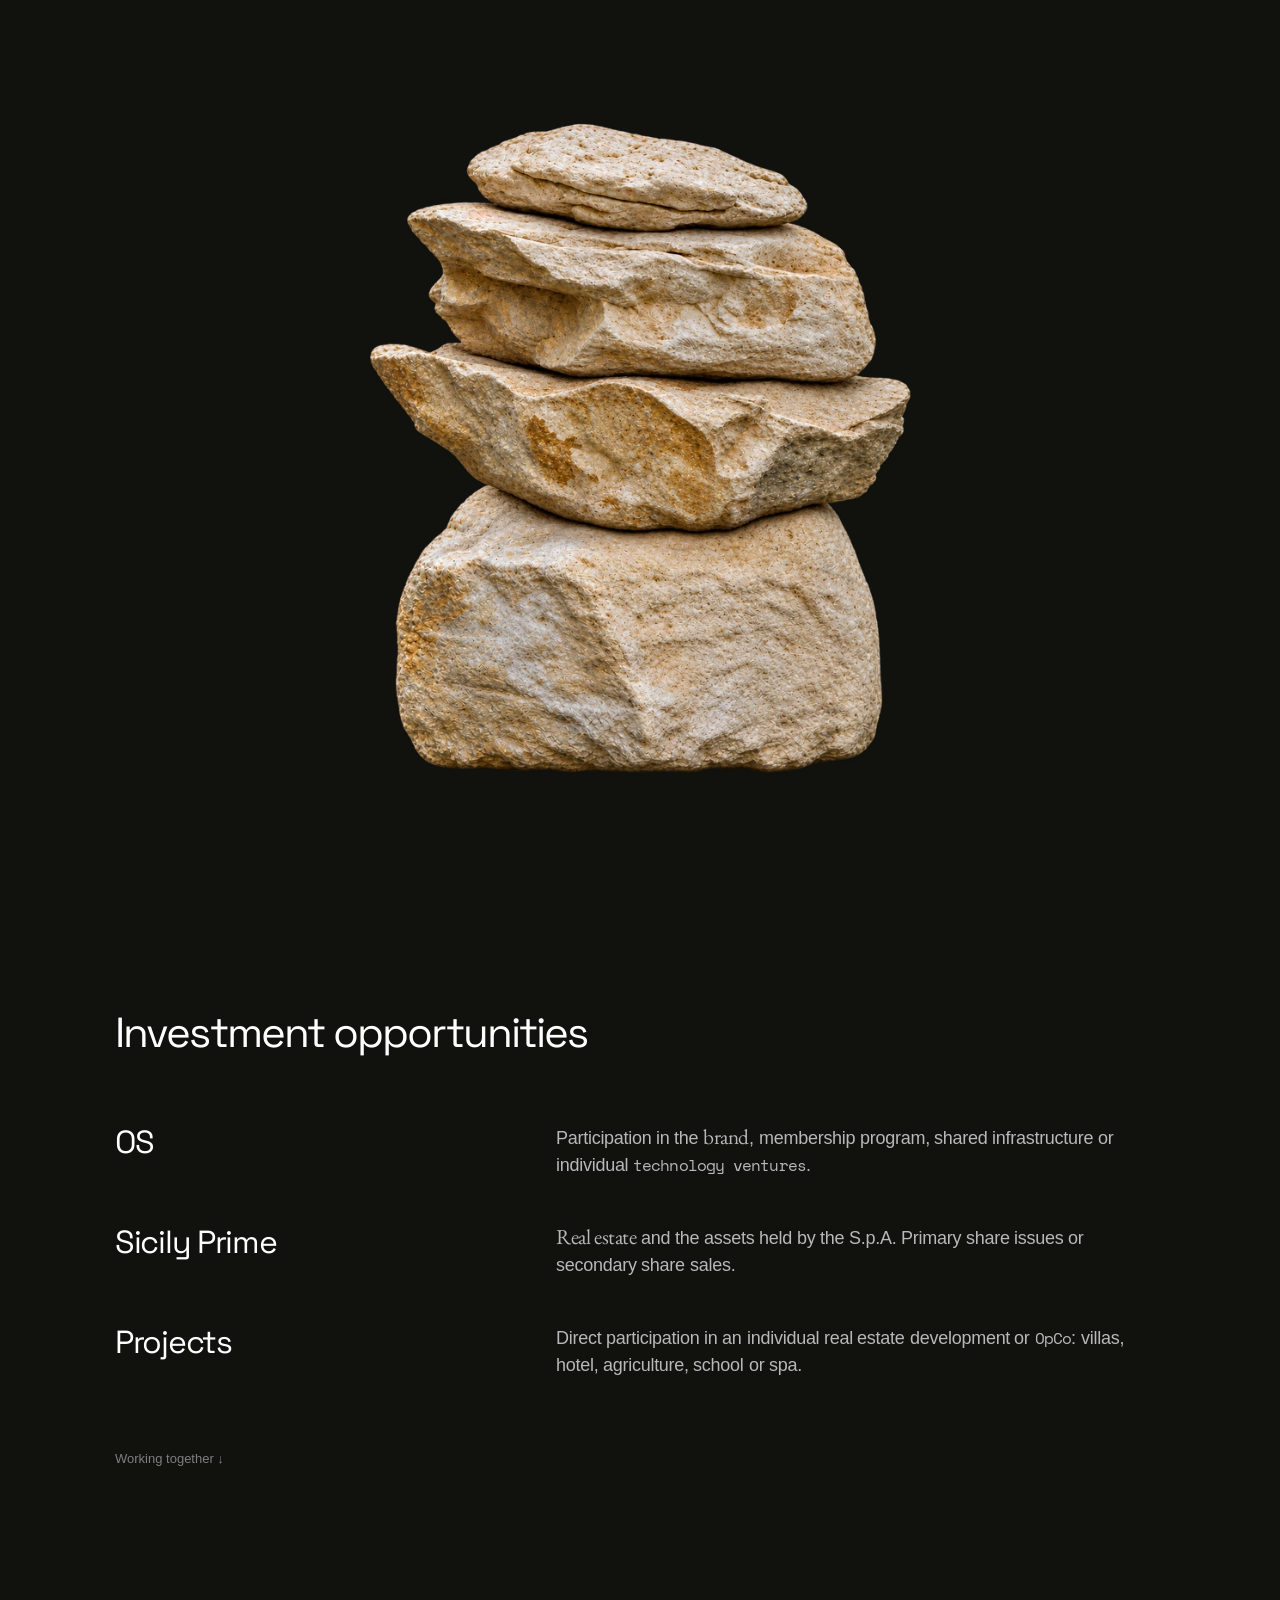
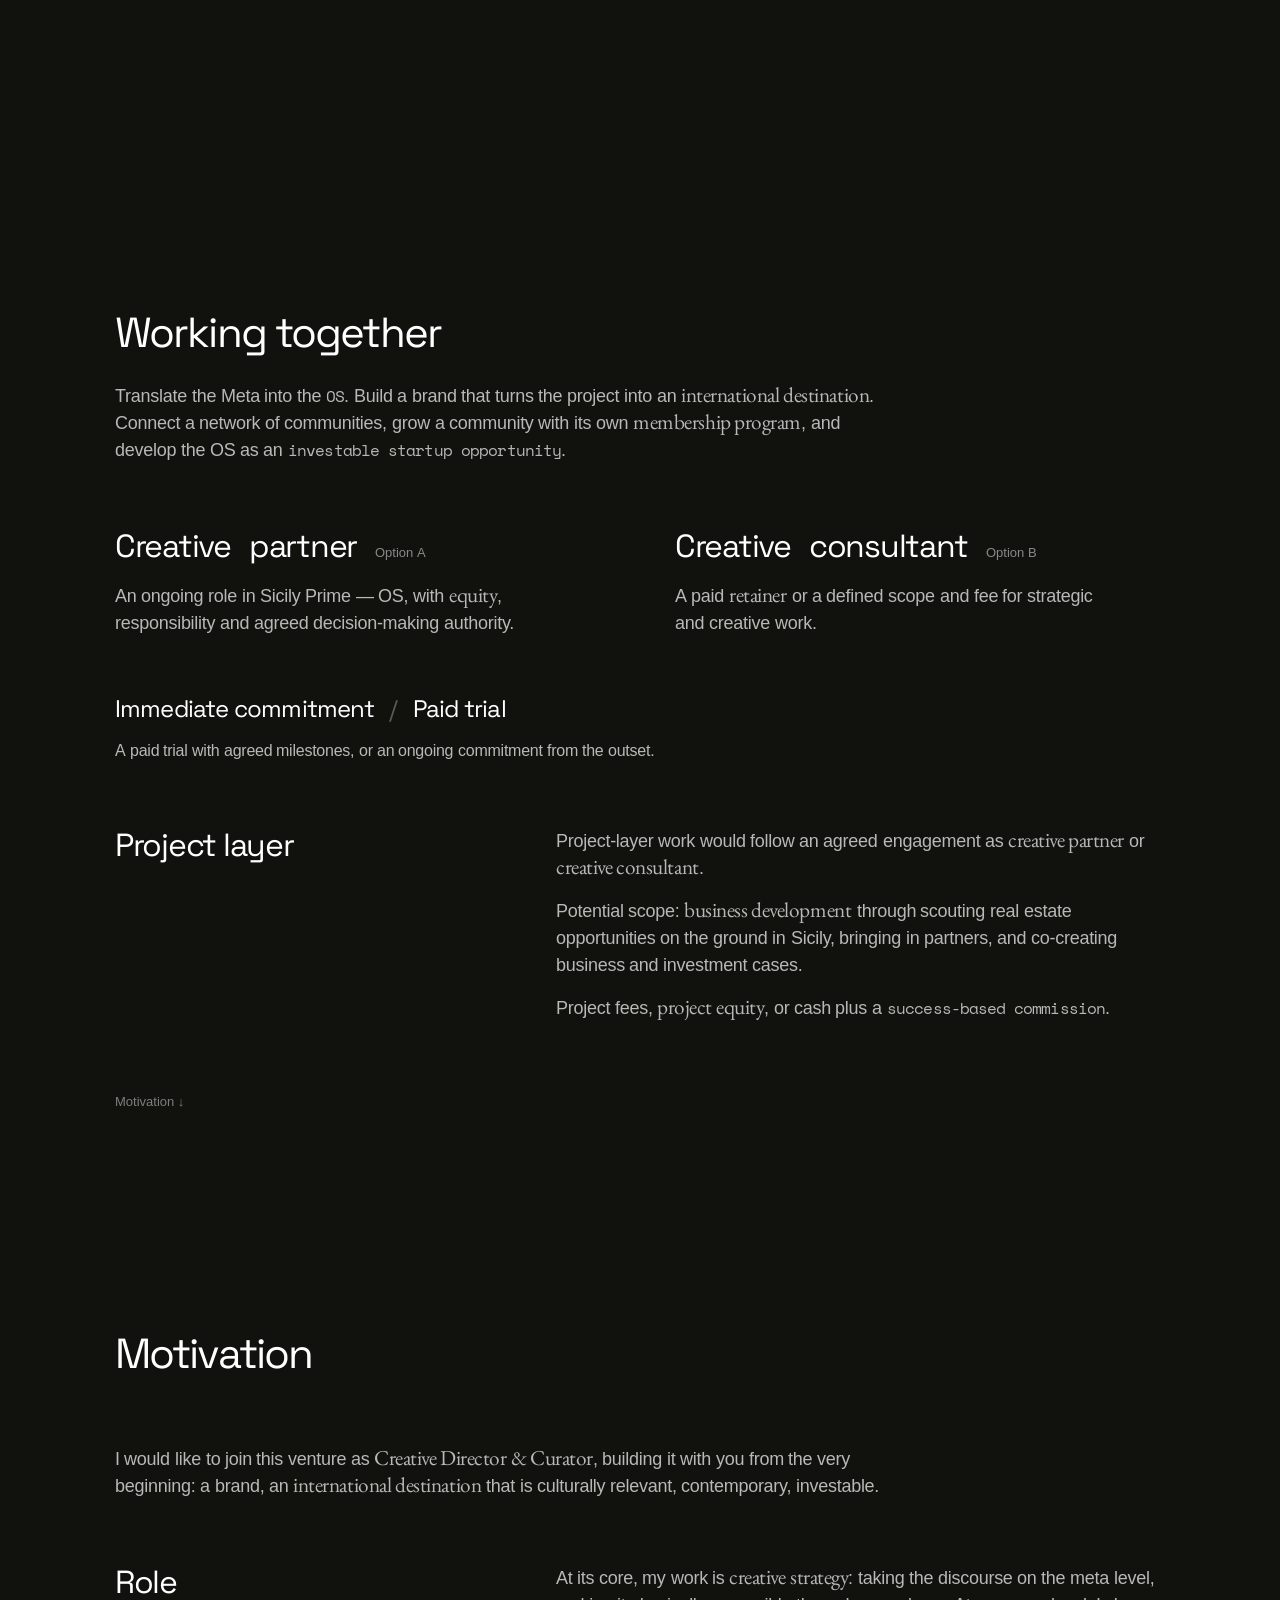
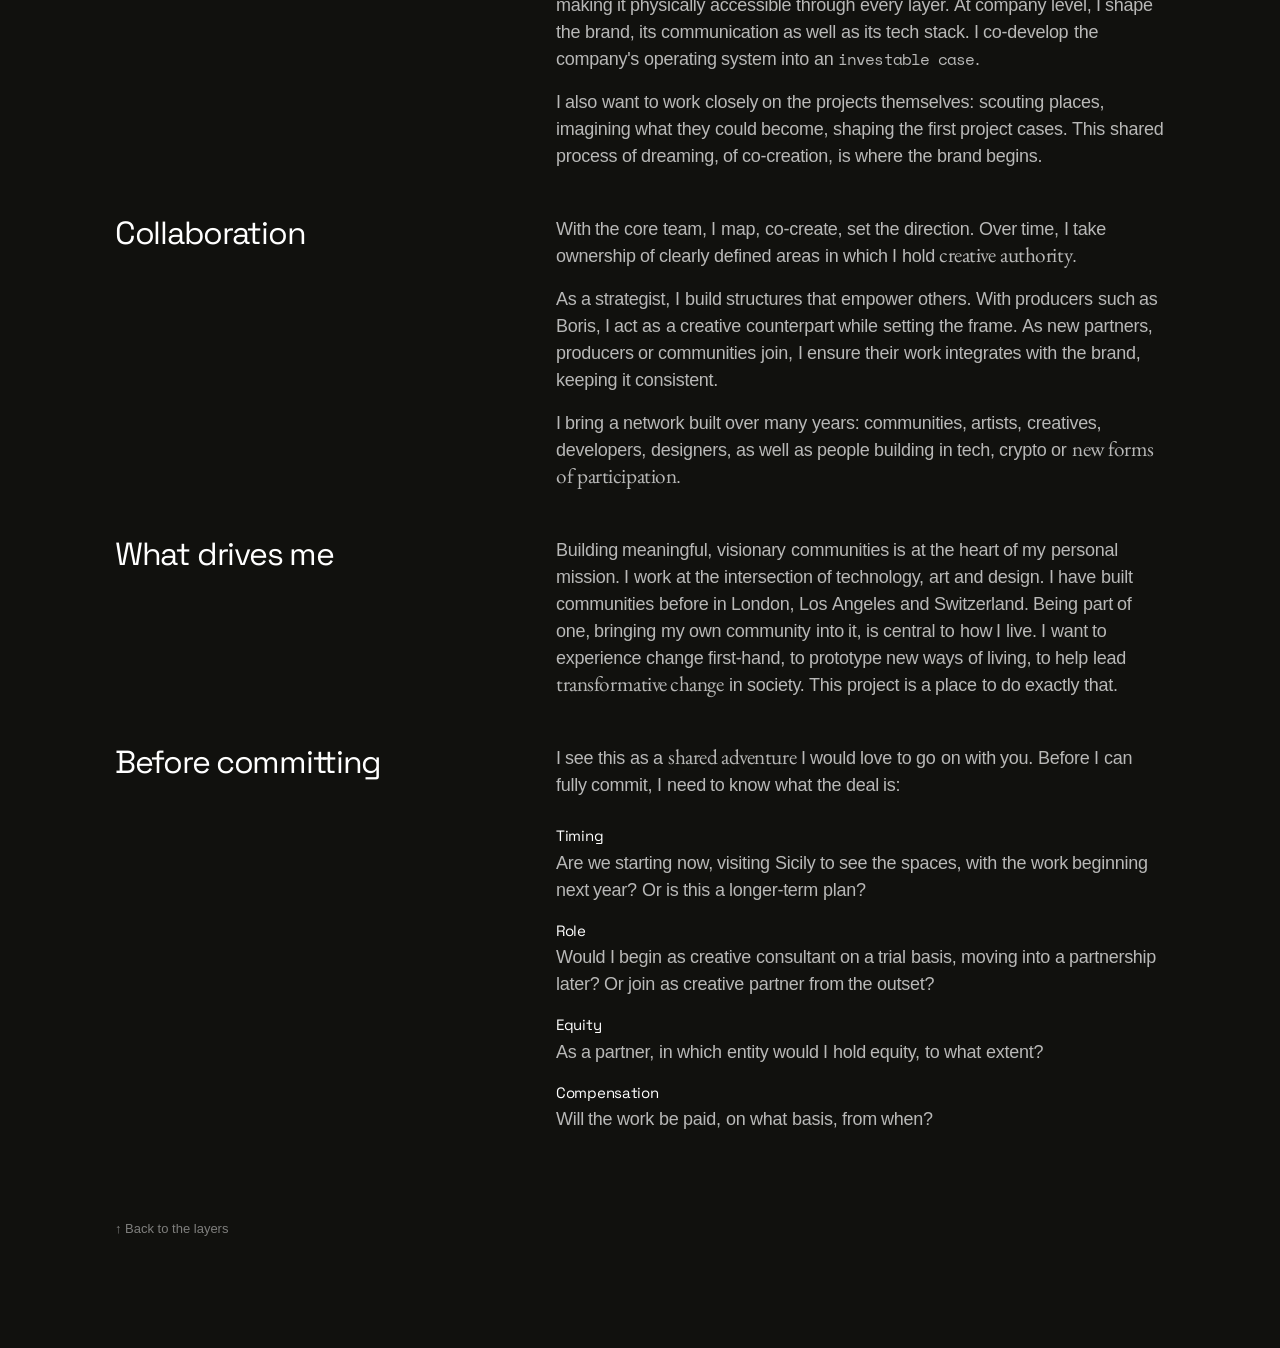
<file: public/noto-quest/index.html>
<!doctype html><html lang="en"><head><meta charset="utf-8"><meta name="viewport" content="width=device-width,initial-scale=1"><title>Sicily Project</title><meta name="description" content="The layers, investment possibilities and ways of working together."><link rel="stylesheet" href="assets/fonts/fonts.css"><style>
:root{color-scheme:dark;background:#11110e;color:#fff;font-family:-apple-system,BlinkMacSystemFont,"Helvetica Neue",Arial,sans-serif;font-synthesis:none}
*{box-sizing:border-box}body{margin:0;overflow:hidden;background:#11110e}button{font:inherit;color:inherit;cursor:pointer;-webkit-tap-highlight-color:transparent}button:focus-visible{outline:2px solid #fff;outline-offset:5px;border-radius:4px}[hidden]{display:none!important}
#scene,#labels{position:absolute;inset:0;width:100%;height:100%}#scene{touch-action:manipulation}#labels{pointer-events:none;overflow:hidden}
.stone-label{visibility:hidden;position:absolute;pointer-events:auto;border:0;background:none;padding:12px 0;text-align:left;transform:translateY(-50%);color:#fff;transition:opacity .25s;min-height:44px}
.stone-label span{display:block;font-size:clamp(28px,3.1vw,44px);font-weight:600;letter-spacing:-.045em;line-height:1.08}.stone-label small{display:block;margin-top:8px;font-size:16px;line-height:1.3;font-weight:400;letter-spacing:-.015em;color:#ffffffa6}
.stone-label.fragment{display:flex;flex-direction:column;justify-content:flex-start;align-items:center;transform:translate(-50%,0);text-align:center;padding:0 4px;white-space:normal}.stone-label.fragment span{font-size:20px;line-height:1.16;letter-spacing:-.025em;font-weight:300}.stone-label.fragment[aria-pressed=true] span{text-decoration:underline;text-underline-offset:7px;text-decoration-thickness:1px}
.rail{position:fixed;right:25px;top:50%;transform:translateY(-50%);display:flex;flex-direction:column;opacity:0;pointer-events:none}.explored .rail{opacity:1;pointer-events:auto}.rail button{border:0;background:none;width:44px;height:44px;display:grid;place-items:center}.rail button::after{content:'';width:5px;height:5px;border-radius:50%;background:#ffffff45}.rail button[aria-expanded=true]::after{background:white;width:7px;height:7px}
footer{position:fixed;bottom:max(24px,env(safe-area-inset-bottom));left:28px;right:28px;display:flex;justify-content:space-between;align-items:center;pointer-events:none}footer button{pointer-events:auto;background:none;border:0;min-height:44px;padding:10px 4px;font-size:14px;color:#ffffffa6}.actions{display:flex;gap:24px}#reset{width:52px;height:56px;padding:0;transition:transform .2s}#reset:hover{transform:translateY(-2px)}#reset:active{transform:scale(.93)}#reset-pile{display:block;width:48px;height:56px}#back{font-size:24px;width:44px;text-align:left}#explore{position:fixed;bottom:40px;left:50%;transform:translateX(-50%);border:0;background:none;min-height:44px;padding:12px 24px;font-size:16px;letter-spacing:-.02em}#explore::after{content:' ↓';margin-left:12px}body:not(.explored) footer{visibility:hidden}
.subitems{position:fixed;left:50%;bottom:100px;transform:translateX(-50%);display:flex;justify-content:center;gap:24px;max-width:90vw;flex-wrap:wrap;z-index:5}.subitems button{background:none;border:0;padding:10px 4px;min-height:44px;font-size:18px;font-weight:300;letter-spacing:-.02em}.subitems button[aria-pressed=true]{text-decoration:underline;text-underline-offset:6px}.sr{position:absolute;width:1px;height:1px;padding:0;margin:-1px;overflow:hidden;clip:rect(0,0,0,0);white-space:nowrap;border:0}
@media(max-width:799px){.stone-label span{font-size:25px}.stone-label small{font-size:14px;margin-top:6px}.stone-label{max-width:145px}.stone-label.fragment span{font-size:14px}.rail{right:2px}.rail button{width:30px}.subitems{bottom:95px;gap:12px}.subitems button{font-size:16px}footer{left:20px;right:20px}.actions{gap:18px}#explore{bottom:32px}}
@media(prefers-reduced-motion:reduce){*{transition:none!important}}

html{scroll-behavior:smooth;scroll-padding-top:0}body{overflow-x:hidden;overflow-y:auto}a{color:inherit;text-decoration:none}button,a{-webkit-tap-highlight-color:transparent}a:focus-visible{outline:1px solid white;outline-offset:7px}
#architecture{position:relative;height:100svh;min-height:620px;isolation:isolate}#scene{height:100%}.rail,footer,#explore{position:absolute}.rail{z-index:3}footer{z-index:12}#explore{z-index:3}.subitems{display:none}.section-nav{position:fixed;top:24px;left:32px;right:32px;display:flex;gap:30px;z-index:30;align-items:center;pointer-events:none}.section-nav a{pointer-events:auto;padding:10px 0;font-size:13px;letter-spacing:-.015em;color:#ffffff70;transition:color .3s}.section-nav a:hover,.section-nav a[aria-current=true]{color:#fff}.section-nav a:last-child{margin-left:auto}
.editorial{position:relative;padding:145px max(8vw,32px) 130px;min-height:100svh;background:#11110e}.editorial-inner{max-width:1110px;margin:auto}.section-kicker{font-size:13px;font-weight:400;color:#ffffff70;margin:0 0 38px;letter-spacing:.01em}.editorial h1{font-family:'EB Garamond',Garamond,Georgia,serif;font-weight:400;font-size:clamp(46px,6.2vw,84px);line-height:.98;letter-spacing:-.04em;margin:0 0 35px;max-width:850px}.editorial .lead{font-family:'EB Garamond',Garamond,Georgia,serif;font-size:clamp(25px,2.7vw,36px);font-weight:400;line-height:1.25;letter-spacing:-.02em;max-width:920px;margin:0 0 52px;color:#ffffffd9}.accent{font-family:'Space Grotesk',-apple-system,Arial,sans-serif;font-size:.78em;font-weight:400;letter-spacing:-.045em;line-height:1}.accent-code{font-family:'Space Mono',monospace;font-size:.66em;letter-spacing:-.065em;line-height:1}.options{display:grid;grid-template-columns:repeat(3,1fr);gap:42px}.option{margin:0}.option h2{font-family:'Space Grotesk',Arial,sans-serif;font-weight:400;font-size:27px;line-height:1.12;letter-spacing:-.045em;margin:0 0 16px}.option:nth-child(2) h2{font-family:'EB Garamond',Garamond,Georgia,serif;font-size:36px;line-height:.84}.option:nth-child(3) h2{font-family:'Space Mono',monospace;font-size:23px;letter-spacing:-.055em}.option p{font-size:17px;line-height:1.55;letter-spacing:-.015em;color:#ffffff9c;margin:0;max-width:315px}.status-note{font-size:12px;color:#ffffff63;margin:40px 0 0}.operator-line{margin:52px 0 0;font-family:'EB Garamond',Garamond,Georgia,serif;font-size:25px;line-height:1.4;color:#ffffffa8}.operator-line .accent{color:#fff}.operator-caption{display:block;font-family:-apple-system,BlinkMacSystemFont,Arial,sans-serif;font-size:12px;color:#ffffff63;margin-bottom:12px}.engagements{grid-template-columns:repeat(2,1fr);gap:70px}.engagements .option p{max-width:420px}.engagements .option h2{font-size:34px;line-height:1.05}.engagements .option:nth-child(2) h2{font-size:44px;line-height:.84}.beginning{margin:58px 0 0;font-family:'EB Garamond',Garamond,Georgia,serif;font-size:32px;line-height:1.25;letter-spacing:-.02em}.beginning .divider{color:#ffffff45;margin:0 12px}.beginning-note{font-size:14px;color:#ffffff80;margin:12px 0 0}.project-engagement{margin-top:60px;display:grid;grid-template-columns:1fr 1.4fr;gap:50px}.project-engagement h2{font-family:'Space Mono',monospace;font-size:23px;letter-spacing:-.055em;font-weight:400;margin:0}.project-engagement p{font-size:17px;color:#ffffff9c;line-height:1.55;margin:0}.end-link{display:inline-block;margin-top:76px;font-size:13px;color:#ffffff75;padding:12px 0}
.reveal-word{display:inline-block;will-change:transform,opacity}.flow-text{font-family:'EB Garamond',Garamond,Georgia,serif;font-weight:400;font-size:clamp(30px,3.4vw,49px);line-height:1.19;letter-spacing:-.025em;margin:0;color:#faf9f5}.reader{position:absolute;inset:0;z-index:6;background:#11110e;display:grid;grid-template-columns:minmax(170px,260px) minmax(0,760px);gap:65px;align-content:center;justify-content:center;padding:100px 8vw 115px;overflow:auto}.reader[hidden]{display:none}.reading-object{align-self:center;margin:0;text-align:center}.reading-object canvas{display:block;width:100%;height:auto;max-height:300px;object-fit:contain}.reading-object figcaption{margin-top:15px;font-size:14px;font-weight:300;color:#ffffff9c}.reading-copy{align-self:center}.reading-context{display:block;font-size:12px;letter-spacing:.02em;color:#ffffff63;margin-bottom:24px}.reading-open .rail{visibility:hidden}.reading-open #labels{visibility:hidden}.reading-open #labels button{visibility:hidden!important;pointer-events:none!important}.reader .flow-text .accent,.reader .flow-text .accent-code{color:#fff}
@media(max-width:799px){#architecture{min-height:580px}.section-nav{top:13px;left:20px;right:20px;gap:19px}.section-nav a{font-size:12px}.editorial{padding:108px 26px 85px}.editorial h1{font-size:52px;max-width:340px;margin-bottom:27px}.section-kicker{margin-bottom:30px}.editorial .lead{font-size:28px;line-height:1.23;margin-bottom:42px}.options,.engagements{grid-template-columns:1fr;gap:35px}.option h2{font-size:27px}.option p{max-width:none;font-size:16px}.operator-line{font-size:25px;margin-top:44px}.engagements .option h2{font-size:30px}.engagements .option:nth-child(2) h2{font-size:37px}.beginning{font-size:27px;margin-top:43px}.beginning .divider{margin:0 6px}.project-engagement{grid-template-columns:1fr;gap:17px;margin-top:42px}.project-engagement p{font-size:16px}.reader{display:flex;flex-direction:column;gap:22px;justify-content:flex-start;align-items:stretch;padding:79px 27px 105px}.reading-object{align-self:flex-start;display:flex;align-items:center;gap:16px;text-align:left}.reading-object canvas{width:92px;height:85px}.reading-object figcaption{margin:0;font-size:14px}.reading-copy{align-self:auto}.reading-context{display:none}.flow-text{font-size:31px;line-height:1.2}.reader .flow-text .accent{font-size:.75em}.reader .flow-text .accent-code{font-size:.6em}.reader .flow-text{padding-bottom:15px}.editorial .end-link{margin-top:50px}}
@media(prefers-reduced-motion:reduce){html{scroll-behavior:auto}.reveal-word{transform:none!important;opacity:1!important}}

html{scrollbar-width:none}html::-webkit-scrollbar{display:none}
#scene:focus-visible{outline:1px solid #ffffff75;outline-offset:-8px}
.editorial{padding:110px max(8vw,32px) 100px;min-height:100svh}.editorial-inner{max-width:1050px}.editorial h1{font-family:'Space Grotesk',Arial,sans-serif;font-size:42px;line-height:1.08;letter-spacing:-.045em;font-weight:400;margin:0 0 70px;max-width:none}
.investment-routes{display:grid;gap:46px}.route{display:grid;grid-template-columns:1fr 1.6fr;gap:60px;align-items:start}.route h2,.engagement h2,.project-options h2{font-family:'Space Grotesk',Arial,sans-serif;font-weight:400;font-size:32px;letter-spacing:-.04em;line-height:1.12;margin:0}.route p,.engagement p,.scope,.project-options p,.operator-options p,.starting-options p{font-family:-apple-system,BlinkMacSystemFont,'Helvetica Neue',Arial,sans-serif;font-size:18px;font-weight:300;line-height:1.5;letter-spacing:-.015em;color:#ffffffb3;margin:0;max-width:620px}
.editorial p .accent{font-family:'EB Garamond',Garamond,Georgia,serif;font-size:1.18em;letter-spacing:-.02em}.editorial p .accent-code{font-size:.9em;letter-spacing:-.055em}
.operator-options{margin-top:65px}.operator-options h3{font-size:17px;font-weight:400;color:#ffffff80;margin:0 0 15px}.operator-options p{max-width:none;font-size:18px}.end-link{margin-top:60px}
#together h1{margin-bottom:28px}.scope{max-width:790px;margin-bottom:65px}.engagement-options{display:grid;grid-template-columns:1fr 1fr;gap:70px}.engagement h2{margin-bottom:18px}.engagement p{max-width:450px}.starting-options{margin-top:58px}.starting-options h3{font-family:'Space Grotesk',Arial,sans-serif;font-weight:400;font-size:24px;line-height:1.2;letter-spacing:-.035em;margin:0 0 15px}.divider{color:#ffffff4d;margin:0 10px}.starting-options p{font-size:16px}.project-options{margin-top:65px;display:grid;grid-template-columns:1fr 1.6fr;gap:60px}
@media(max-width:799px){.editorial{padding:80px 27px}.editorial h1{font-size:32px;line-height:1.12;margin-bottom:48px;max-width:100%}.route,.project-options{grid-template-columns:1fr;gap:16px}.investment-routes{gap:39px}.route h2,.engagement h2,.project-options h2{font-size:27px}.route p,.engagement p,.scope,.project-options p,.operator-options p{font-size:17px}.operator-options{margin-top:46px}.engagement-options{grid-template-columns:1fr;gap:35px}.engagement h2{margin-bottom:14px}.scope{margin-bottom:44px}.starting-options{margin-top:45px}.starting-options h3{font-size:21px}.starting-options p{font-size:16px}.project-options{margin-top:46px}.end-link{margin-top:45px}}
.engagement h2{display:flex;align-items:baseline;gap:18px;flex-wrap:wrap}.engagement h2 small{font-family:-apple-system,BlinkMacSystemFont,"Helvetica Neue",Arial,sans-serif;font-size:13px;font-weight:400;letter-spacing:0;color:#ffffff80}.commit-list{list-style:none;padding:0;margin:26px 0 0;max-width:620px}.commit-list li{font-size:18px;font-weight:300;line-height:1.5;letter-spacing:-.015em;color:#ffffffb3;margin:0 0 16px}.commit-list strong{display:block;font-family:'Space Grotesk',Arial,sans-serif;font-weight:400;font-size:15px;letter-spacing:-.02em;color:#fff;margin-bottom:2px}
@media(max-width:799px){.commit-list li{font-size:17px}}</style><link rel="stylesheet" href="os-study.css"></head><body><main><section id="architecture" aria-label="The layers"><img id="pile-photo" class="pile-photo" alt="" width="998" height="1195" fetchpriority="high" src="assets/os-study/pile-998.webp" srcset="assets/os-study/pile-640.webp 640w, assets/os-study/pile-998.webp 998w" sizes="(max-width:799px) min(82vw,73.5svh), min(43vw,73.5svh)"><canvas id="scene" role="button" tabindex="0" aria-label="Explore the stone layers"></canvas><div id="labels" aria-label="Stone layers"></div><nav class="rail" aria-label="Layers"></nav><article id="reader" class="reader" aria-label="Selected pebble" hidden><figure class="reading-object"><a class="pebble-link" href="#together" aria-label="Go to Working together" title="Working together"><img id="reading-detail" class="reading-detail" alt="" hidden><canvas id="reading-stone" width="560" height="420" aria-hidden="true"></canvas></a><figcaption id="reading-name"></figcaption></figure><div class="reading-copy"><span id="reading-context" class="reading-context"></span><p id="reading-text" class="flow-text"></p></div></article><footer><button id="back" aria-label="Back" title="Back">←</button><div class="actions"><button id="reset" aria-label="Return to stack" title="Return to stack"><canvas id="reset-pile" width="96" height="112" aria-hidden="true"></canvas></button></div></footer><div class="sr" id="announce" aria-live="polite"></div>
</section>
<section id="investment" class="editorial" aria-labelledby="investment-heading"><div class="editorial-inner"><h1 id="investment-heading" data-reveal>Investment opportunities</h1><div class="investment-routes"><article class="route" data-reveal><h2>OS</h2><p>Participation in the <span class="accent">brand</span>, membership program, shared infrastructure or individual <span class="accent-code">technology ventures</span>.</p></article><article class="route" data-reveal><h2>Sicily Prime</h2><p><span class="accent">Real estate</span> and the assets held by the S.p.A. Primary share issues or secondary share sales.</p></article><article class="route" data-reveal><h2>Projects</h2><p>Direct participation in an individual real estate development or <span class="accent-code">OpCo</span>: villas, hotel, agriculture, school or spa.</p></article></div><a class="end-link" href="#together">Working together ↓</a></div></section>
<section id="together" class="editorial" aria-labelledby="together-heading"><div class="editorial-inner"><h1 id="together-heading" data-reveal>Working together</h1><p class="scope" data-reveal>Translate the Meta into the <span class="accent-code">OS</span>. Build a brand that turns the project into an <span class="accent">international destination</span>. Connect a network of communities, grow a community with its own <span class="accent">membership program</span>, and develop the OS as an <span class="accent-code">investable startup opportunity</span>.</p><div class="engagement-options"><article class="engagement" data-reveal><h2>Creative partner <small>Option A</small></h2><p>An ongoing role in Sicily Prime — OS, with <span class="accent">equity</span>, responsibility and agreed decision-making authority.</p></article><article class="engagement" data-reveal><h2>Creative consultant <small>Option B</small></h2><p>A paid <span class="accent">retainer</span> or a defined scope and fee for strategic and creative work.</p></article></div><div class="starting-options" data-reveal><h3>Immediate commitment <span class="divider">/</span> Paid trial</h3><p>A paid trial with agreed milestones, or an ongoing commitment from the outset.</p></div><div class="project-options" data-reveal><h2>Project layer</h2><div><p>Project-layer work would follow an agreed engagement as <span class="accent">creative partner</span> or <span class="accent">creative consultant</span>.</p><p style="margin-top:16px">Potential scope: <span class="accent">business development</span> through scouting real estate opportunities on the ground in Sicily, bringing in partners, and co-creating business and investment cases.</p><p style="margin-top:16px">Project fees, <span class="accent">project equity</span>, or cash plus a <span class="accent-code">success-based commission</span>.</p></div></div><a class="end-link" href="#motivation">Motivation ↓</a></div></section>
<section id="motivation" class="editorial" aria-labelledby="motivation-heading"><div class="editorial-inner"><h1 id="motivation-heading" data-reveal>Motivation</h1><p class="scope" data-reveal>I would like to join this venture as <span class="accent">Creative Director &amp; Curator</span>, building it with you from the very beginning: a brand, an <span class="accent">international destination</span> that is culturally relevant, contemporary, investable.</p><div class="investment-routes"><article class="route" data-reveal><h2>Role</h2><div><p>At its core, my work is <span class="accent">creative strategy</span>: taking the discourse on the meta level, making it physically accessible through every layer. At company level, I shape the brand, its communication as well as its tech stack. I co-develop the company's operating system into an <span class="accent-code">investable case</span>.</p><p style="margin-top:16px">I also want to work closely on the projects themselves: scouting places, imagining what they could become, shaping the first project cases. This shared process of dreaming, of co-creation, is where the brand begins.</p></div></article><article class="route" data-reveal><h2>Collaboration</h2><div><p>With the core team, I map, co-create, set the direction. Over time, I take ownership of clearly defined areas in which I hold <span class="accent">creative authority</span>.</p><p style="margin-top:16px">As a strategist, I build structures that empower others. With producers such as Boris, I act as a creative counterpart while setting the frame. As new partners, producers or communities join, I ensure their work integrates with the brand, keeping it consistent.</p><p style="margin-top:16px">I bring a network built over many years: communities, artists, creatives, developers, designers, as well as people building in tech, crypto or <span class="accent">new forms of participation</span>.</p></div></article><article class="route" data-reveal><h2>What drives me</h2><p>Building meaningful, visionary communities is at the heart of my personal mission. I work at the intersection of technology, art and design. I have built communities before in London, Los Angeles and Switzerland. Being part of one, bringing my own community into it, is central to how I live. I want to experience change first-hand, to prototype new ways of living, to help lead <span class="accent">transformative change</span> in society. This project is a place to do exactly that.</p></article><article class="route" data-reveal><h2>Before committing</h2><div><p>I see this as a <span class="accent">shared adventure</span> I would love to go on with you. Before I can fully commit, I need to know what the deal is:</p><ul class="commit-list"><li><strong>Timing</strong> Are we starting now, visiting Sicily to see the spaces, with the work beginning next year? Or is this a longer-term plan?</li><li><strong>Role</strong> Would I begin as creative consultant on a trial basis, moving into a partnership later? Or join as creative partner from the outset?</li><li><strong>Equity</strong> As a partner, in which entity would I hold equity, to what extent?</li><li><strong>Compensation</strong> Will the work be paid, on what basis, from when?</li></ul></div></article></div><a class="end-link" href="#architecture">↑ Back to the layers</a></div></section></main>
<script src="os-study.js"></script>
<script>'use strict';
const layers=[{id:'meta',n:'04',name:'Meta',sub:'',crop:[247,124,582,188],children:[['identity','Identity'],['manifesto','Manifesto'],['philosophy','Philosophy'],['values','Values']]},{id:'os',n:'03',name:'OS',sub:'',crop:[100,343,811,289],children:[['tech','Tech'],['community','Community'],['brand','Brand'],['communications','Communications']]},{id:'prime',n:'02',name:'Sicily Prime',sub:'',crop:[11,640,986,376],children:[['property','Sicily Prime']]},{id:'projects',n:'01',name:'Projects',sub:'',crop:[114,1022,795,465],children:[['villas','Villas'],['hotel','Hotel'],['agriculture','Agriculture'],['school','School'],['spa','Spa']]}];

const $=s=>document.querySelector(s),canvas=$('#scene'),ctx=canvas.getContext('2d'),labels=$('#labels'),image=new Image(),resting=$('#pile-photo'),states=layers.map(()=>({a:0,v:0})),reveal={a:0,v:0};let expanded=false,selected=null,child=null,W=innerWidth,H=innerHeight,motion=!matchMedia('(prefers-reduced-motion: reduce)').matches,ready=false,hit=[],lastSignature='';
const stoneBounds=[[[145,227,273,341],[364,256,502,408],[599,254,731,379],[830,288,948,393]],[[133,219,291,373],[353,222,519,409],[590,239,748,405],[819,236,948,395]],[[283,140,849,467]],[[224,84,438,265],[677,75,866,288],[458,208,637,458],[180,370,447,528],[653,352,920,535]]];
const proof={a:0,v:0};let activeProof=null,assetRevision=0;
const configs=[{prefix:'meta',count:13},{prefix:'os-four',count:13},{prefix:'prime',count:13},{prefix:'projects',count:13}].map(c=>({...c,frames:new Array(c.count).fill(null),positions:null,requested:false,ready:false}));
function loadRenderFrames(i=1){
const c=configs[i];
if(c.requested)return;
c.requested=true;
if(!c.useFallback){
  stoneStudies[i].load().then(()=>{c.study=true;c.ready=true;assetRevision++;lastSignature='';})
    .catch(()=>{c.useFallback=true;c.requested=false;loadRenderFrames(i);});
  return;
}
const tasks=Array.from({length:c.count},(_,j)=>new Promise(resolve=>{const im=new Image();im.onload=()=>{c.frames[j]=im;resolve();};im.onerror=resolve;im.src='assets/rendered/'+c.prefix+'-'+String(j).padStart(2,'0')+'.webp';}));tasks.push(fetch('assets/rendered/'+c.prefix+'-positions.json').then(r=>r.ok?r.json():null).then(p=>c.positions=p).catch(()=>{}));tasks.push(fetch('assets/rendered/'+c.prefix+'-bounds.json').then(r=>r.ok?r.json():null).then(b=>{if(b)stoneBounds[i]=b;}).catch(()=>{}));Promise.all(tasks).then(()=>{c.ready=c.frames.every(Boolean);assetRevision++;lastSignature='';if(i===2&&selected===2){child='property';update();}else if(child)drawReadingStone();});}
function makeCanvas(w,h){const c=document.createElement('canvas');c.width=w;c.height=h;return c;}
function path(c,poly,w,h){c.beginPath();poly.forEach((p,i)=>i?c.lineTo(p[0]*w,p[1]*h):c.moveTo(p[0]*w,p[1]*h));c.closePath();}
function prepare(){layers.forEach((l,i)=>{const w=l.crop[2],h=l.crop[3];l.sprite=makeCanvas(w,h);const c=l.sprite.getContext('2d');c.drawImage(image,...l.crop,0,0,w,h);
});
$('#reset-pile').getContext('2d').drawImage(resting,12,12,72,86);ready=true;lastSignature='';}
for(let i=0;i<layers.length;i++){const l=layers[i];l.button=document.createElement('button');l.button.className='stone-label';l.button.innerHTML='<span>'+l.name+'</span>'+(l.sub?'<small>'+l.sub+'</small>':'');l.button.setAttribute('aria-label',l.name+' / Layer '+l.n);l.button.onclick=()=>toggle(i);labels.appendChild(l.button);const r=document.createElement('button');r.setAttribute('aria-label',l.name);r.onclick=()=>toggle(i);$('.rail').appendChild(r);l.rail=r;l.partButtons=l.children.map(c=>{const b=document.createElement('button');b.className='stone-label fragment';b.innerHTML='<span>'+c[1]+'</span>';b.setAttribute('aria-label',c[1]+(i===3?' / OpCo':''));b.onclick=()=>{child=c[0];update();};labels.appendChild(b);return b;});}
function explore(){loadRenderFrames();expanded=true;selected=null;child=null;update();}
function toggle(i){if(!expanded){explore();return;}loadRenderFrames(i);selected=selected===i?null:i;child=selected===2&&configs[2].ready&&configs[2].useFallback?'property':null;update();}
function update(){document.body.classList.toggle('explored',expanded);document.body.classList.toggle('within',selected!==null);document.body.classList.toggle('reading-open',!!child);labels.inert=!!child||!expanded;$('.rail').inert=!!child||!expanded;layers.forEach((l,i)=>{l.button.setAttribute('aria-expanded',String(i===selected));l.rail.setAttribute('aria-expanded',String(i===selected));});showReading();$('#announce').textContent=selected===null?(expanded?'Four layers separated':'Four stones resting together'):layers[selected].name+'. '+(child||layers[selected].children.map(c=>c[1]).join(', '));}
function resize(){W=innerWidth;H=$('#architecture').clientHeight;const d=Math.min(devicePixelRatio||1,W<800?3:2);canvas.width=W*d;canvas.height=H*d;ctx.setTransform(d,0,0,d,0,0);lastSignature='';if(child)drawReadingStone();}addEventListener('resize',resize);resize();
function layout(){const mobile=W<800,top=Math.max(40,H*.07),bottom=H-110,available=bottom-top,gap=mobile?28:36,cx=W*(mobile?.32:.43),openScale=Math.min((available-gap*3)/1318,(mobile?W*.45:W*.34)/1024);let yy=top+(available-(1318*openScale+gap*3))/2;return layers.map((l,i)=>{const open={x:cx-l.crop[2]*openScale/2,y:yy,w:l.crop[2]*openScale,h:l.crop[3]*openScale};yy+=open.h+gap;const pileW=Math.min(W*(mobile?.82:.43),innerHeight*.735),pileH=pileW*1195/998;
const [px,py,pw,ph]=[[.19,0,.59,.163],[.075,.116,.80,.254],[0,.36,1,.324],[.17,.636,.80,.364]][i];
const shut={x:(W-pileW)/2+px*pileW,y:(H-pileH)/2+py*pileH,w:pw*pileW,h:ph*pileH};return Object.fromEntries(['x','y','w','h'].map(k=>[k,shut[k]+(open[k]-shut[k])*reveal.a]));});}
function spring(s,to,dt){if(motion){s.v=(s.v+(to-s.a)*.034*dt)*.75;s.a+=s.v*dt;}else{s.a=to;s.v=0;}s.a=Math.max(0,Math.min(1,s.a));}
let last=performance.now();function frame(now){requestAnimationFrame(frame);if(!ready)return;
const targetProof=activeProof!==null&&selected===activeProof&&configs[activeProof].ready?1:0;
const pressOffsets=stoneStudies.map(study=>study.updatePress(Math.min((now-last)/16.667,2),motion));
const sig=[expanded,selected,child,motion,W,H,reveal.a.toFixed(4),proof.a.toFixed(4),activeProof,assetRevision,pressOffsets.map(p=>p.toFixed(3)),stoneStudies.map(s=>s.pressed)].join('|');
if(sig===lastSignature&&Math.abs(reveal.a-(expanded?1:0))<.0005&&Math.abs(proof.a-targetProof)<.0005&&activeProof===selected)return;
lastSignature=sig;const elapsed=now-last,dt=Math.min(elapsed/16.667,2);last=now;spring(reveal,expanded?1:0,dt);ctx.clearRect(0,0,W,H);ctx.fillStyle="#11110e";ctx.fillRect(0,0,W,H);hit=[];const rects=layout();
if(activeProof===null&&selected!==null)activeProof=selected;
let c=activeProof!==null?configs[activeProof]:null;const opening=activeProof===selected&&selected!==null&&c.ready;
if(c?.study){proof.a=motion?Math.max(0,Math.min(1,proof.a+(opening?1:-1)*Math.min(elapsed,250)/930)):(opening?1:0);proof.v=0;}
else spring(proof,opening?1:0,dt);
if(proof.a<.003&&activeProof!==selected){activeProof=selected;proof.a=0;proof.v=0;c=activeProof!==null?configs[activeProof]:null;}
if(activeProof!==null){const k=activeProof,l=layers[k];
for(let i=0;i<4;i++){layers[i].button.style.visibility='hidden';layers[i].button.style.pointerEvents='none';layers[i].partButtons.forEach(b=>{b.style.visibility='hidden';b.style.pointerEvents='none';});}
if(c.study||!c.ready){
const t=proof.a;
for(let i=3;i>=0;i--){
 const r=rects[i];ctx.globalAlpha=i===k?1:Math.max(0,1-t*3);
 if(i!==k||!c.ready)ctx.drawImage(layers[i].sprite,r.x,r.y,r.w,r.h);
}
ctx.globalAlpha=1;
if(c.ready){
 stoneStudies[k].draw(ctx,W,H,t,rects[k],l,hit);
 if(k===2&&selected===2&&!child&&t>=1){child='property';update();}
}
return;
}
if(c.ready){const t=proof.a,position=t*(c.count-1),lo=Math.floor(position),hi=Math.min(c.count-1,lo+1),blend=position-lo,mobile=W<800,rw=mobile?W*1.04:Math.min(W*.84,1120),rh=rw*640/1100,rx=(W-rw)/2,ry=mobile?H*.47-rh*.5:H*.49-rh*.5;
const settle=k===3?Math.max(0,Math.min(1,(t-.8)/.2)):0;
if(settle===0){ctx.globalAlpha=1;ctx.drawImage(c.frames[Math.round(position)],rx,ry,rw,rh);}
if(settle>0){ctx.globalCompositeOperation="lighten";ctx.globalAlpha=1;stoneBounds[k].forEach((box,j)=>{const pad=6,sx=box[0]-pad,sy=box[1]-pad,sw=box[2]-box[0]+pad*2,sh=box[3]-box[1]+pad*2,shift=j<2?-30:j>2?70:0;ctx.drawImage(c.frames[c.count-1],sx,sy,sw,sh,rx+sx*rw/1100,ry+(sy+shift*settle)*rh/640,sw*rw/1100,sh*rh/640);});ctx.globalAlpha=1;ctx.globalCompositeOperation="source-over";}

l.partButtons.forEach((b,j)=>{let x,y;if(c.positions){const a=c.positions[lo][j],bb=c.positions[hi][j];x=a[0]+(bb[0]-a[0])*blend;y=a[1]+(bb[1]-a[1])*blend;}else{const finish=[.245,.5,.745],start=[.365,.5,.635];x=start[j]+(finish[j]-start[j])*t;y=.51;}const box=stoneBounds[k][j],shift=k===3?(j<2?-30:j>2?70:0):0,px=rx+rw*(box[0]+box[2])/2200,py=ry+rh*((box[1]+box[3])/2+shift)/640,baseline=k===0?408:k===1?Math.max(...stoneBounds[1].map(b=>b[3])):k===2?467:j<2?288-30:j===2?458:535+70;b.style.maxWidth=mobile&&(k===0||k===1)?'90px':mobile?'130px':'200px';b.style.left=px+'px';b.style.top=(ry+rh*baseline/640+12)+'px';b.style.opacity=String(Math.max(0,(t-.97)/.03));b.style.visibility=t>.97?'visible':'hidden';b.style.pointerEvents=t>.97?'auto':'none';b.setAttribute('aria-pressed',String(child===l.children[j][0]));hit.push({x:px-rw*.085,y:py-rh*.13,w:rw*.17,h:rh*.26,layer:k,part:j});});
}else{ctx.fillStyle='#fff';ctx.textAlign='center';ctx.font='14px Arial';ctx.fillText('Opening '+l.name+'…',W*.5,H*.5);}
return;}
if(!expanded){const rw=resting.clientWidth,rh=resting.clientHeight,x=(W-rw)/2,y=(H-rh)/2;hit=[{x,y,w:rw,h:rh,stack:true}];layers.forEach(l=>{l.button.style.visibility='hidden';l.partButtons.forEach(b=>b.style.visibility='hidden');});return;}

for(let i=3;i>=0;i--){const l=layers[i],state=states[i];spring(state,0,dt);const a=state.a,r=rects[i],dim=selected!==null&&selected!==i;ctx.globalAlpha=dim?.47:1;
ctx.save();ctx.shadowColor='#0008';ctx.shadowBlur=expanded?10:5;ctx.shadowOffsetY=expanded?7:3;if(stoneStudies[i].pressed==='layer'){const pressOffset=pressOffsets[i];ctx.translate(0,pressOffset*2);ctx.translate(r.x,r.y+r.h);ctx.rotate(-pressOffset*.006);ctx.translate(-r.x,-r.y-r.h);}
ctx.drawImage(l.sprite,r.x,r.y,r.w,r.h);ctx.restore();hit.push({x:r.x,y:r.y,w:r.w,h:r.h,layer:i});
const b=l.button;b.style.left=(W*(W<800?.59:.66))+'px';b.style.top=(r.y+r.h*.5)+'px';b.style.opacity=String(reveal.a*(1-a)*(dim?.65:1));b.style.visibility=reveal.a<.03||a>.97?'hidden':'visible';b.style.pointerEvents=!expanded||a>.6?'none':'auto';if(a<.0005)l.partButtons.forEach(b=>{b.style.visibility='hidden';b.style.pointerEvents='none';});}ctx.globalAlpha=1;}
function pressStone(e){
  if(!expanded||child||!motion)return;
  const r=canvas.getBoundingClientRect(),x=e.clientX-r.left,y=e.clientY-r.top;
  const item=hit.find(h=>x>=h.x&&x<=h.x+h.w&&y>=h.y&&y<=h.y+h.h);
  const button=e.target.closest('button');
  if(item?.layer!==undefined)stoneStudies[item.layer].press(item.part??'layer');
  else layers.forEach((l,i)=>{
    const part=l.partButtons.indexOf(button);
    if(part>=0)stoneStudies[i].press(part);
    else if(l.button===button)stoneStudies[i].press('layer');
  });
  lastSignature='';
}
$('#architecture').addEventListener('pointerdown',pressStone);
for(const event of ['pointerup','pointercancel','blur'])window.addEventListener(event,()=>{stoneStudies.forEach(s=>s.clearPress());lastSignature='';});
canvas.addEventListener('pointermove',e=>{const y=e.clientY-canvas.getBoundingClientRect().top;canvas.style.cursor=hit.some(r=>e.clientX>r.x&&e.clientX<r.x+r.w&&y>r.y&&y<r.y+r.h)?'pointer':'default';});canvas.addEventListener('click',e=>{if(!expanded){const box=resting.getBoundingClientRect();if(e.clientX>=box.left&&e.clientX<=box.right&&e.clientY>=box.top&&e.clientY<=box.bottom)explore();return;}const cy=e.clientY-canvas.getBoundingClientRect().top;const r=hit.find(r=>e.clientX>r.x&&e.clientX<r.x+r.w&&cy>r.y&&cy<r.y+r.h);if(!r)return;if(r.part!==undefined){child=layers[r.layer].children[r.part][0];update();}else toggle(r.layer);});$('#back').onclick=()=>{if(child){child=null;if(selected===2)selected=null;}else if(selected!==null){selected=null;}else{expanded=false;}update();};
const pebbleCopy={
identity:"Identity gives the project’s philosophy a recognisable expression. It shapes how the project looks, sounds and feels—from [[language]] and [[imagery]] to spaces and encounters. It connects the different ventures through a [[shared character]] while leaving room for each to develop its own.",
manifesto:"The [[manifesto]] sets out why the project exists and what it hopes to make possible. It turns its philosophy into commitments that guide how places are developed, partners are chosen and the community takes shape. It gives everyone involved a shared point of reference as the project grows.",
philosophy:"Philosophy establishes the project’s understanding of what makes a [[good life]]. It gives the different ventures a shared basis for deciding what to create, how to work and what to prioritise, with [[European cosmotechnics|code]] informing the relationship between culture, values and technology. The [[OS|code]] translates that thinking into structures and everyday practice.",
values:"Values turn the project’s philosophy into [[principles]] for everyday decisions. They guide how people work together, how partners are chosen and how responsibilities are shared. They provide a common reference when priorities compete or difficult choices arise.",
tech:"Technology provides shared infrastructure for [[membership]], [[AI|code]] ventures and dedicated [[cryptocurrencies|code]]. [[Polis Tech|code]] explores how members can actively shape community priorities and decisions through structures such as a [[DAO|code]] or [[DAA|code]]—a decentralized autonomous association. An [[accelerator]] and [[innovation zone]] could support their development into distinct ventures.",
community:"Starting as a [[community of communities]], the project brings existing networks together and gives a community of its own time to take shape. A [[residency program]], invited gatherings and our own [[gathering formats]] create opportunities to meet, live and work together, with individual formats developing identities and brands of their own. Over time, membership supports a contemporary [[polis|code]]: a community built through participation, [[co-creation]], shared stewardship and [[co-ownership]].",
brand:"The brand translates the Meta layer into a distinct [[aesthetic]] and a consistent expression across the entire project. [[Brand guidelines]], manuals and creative direction carry that identity through every venture, space, [[product]], [[merchandise]] line and [[collaboration]]. The standard is an internationally recognised, highly distinguished brand, with the quality and consistency expected of the world’s best.",
communications:"Communications turns the project’s values, mission and existing network into a continuous programme of [[original content]]. [[Talk series]], [[podcasts]], [[films]], social media and editorial formats introduce its people, places and ideas while supporting the community as it grows. As a marketing function, it attracts [[investors]], [[members]] and [[collaborators]], giving them reasons to engage with the project and come to Sicily.",
property:"Sicily Prime is the [[S.p.A.|code]] that provides the project’s [[property foundation]] and serves as its [[investor visa vehicle]]. It brings together capital, land and development opportunities. Investment can take place through [[primary share issues]] and [[secondary share sales]].",
villas:"A residential real estate development on a vineyard near Noto, designed with [[Playa Architects]].",
hotel:"A [[hospitality venture]] offering accommodation and a setting for community gatherings, residencies and visiting collaborators.",
agriculture:"An [[agricultural venture]] encompassing the vineyard, cultivation and local produce, developed through collaboration with [[local growers and the surrounding community]].",
school:"An [[education venture]] connected to the wider community, potentially operated by [[Gaia from Bali]].",
spa:"A [[wellbeing and longevity venture]] exploring [[ancient futurism|code]]: bringing traditional practices into dialogue with contemporary approaches to health, rest and recovery."
};
let readingKey=null;
function animateWords(el){if(!motion)return;el.getAnimations({subtree:true}).forEach(a=>a.cancel());let i=0;const walker=document.createTreeWalker(el,NodeFilter.SHOW_TEXT);const texts=[];while(walker.nextNode())texts.push(walker.currentNode);texts.forEach(node=>{if(node.parentElement.classList.contains('reveal-word'))return;const frag=document.createDocumentFragment();node.textContent.split(/(\s+)/).forEach(word=>{if(!word)return;if(/^\s+$/.test(word)){frag.appendChild(document.createTextNode(word));return;}const span=document.createElement('span');span.className='reveal-word';span.textContent=word;frag.appendChild(span);span.animate([{opacity:0,transform:'translateY(14px)'},{opacity:1,transform:'translateY(0)'}],{duration:1000,delay:70+i++*24,easing:'cubic-bezier(.22,.61,.36,1)',fill:'both'});});node.replaceWith(frag);});}
function setFlow(el,text){el.replaceChildren();const parts=text.split(/(\[\[.*?\]\])/g);parts.forEach(part=>{if(part.startsWith('[[')){const [words,style]=part.slice(2,-2).split('|');const em=document.createElement('span');em.className=style==='code'?'accent-code':'accent';em.textContent=words;el.appendChild(em);}else el.appendChild(document.createTextNode(part));});animateWords(el);}
function drawReadingStone(){if(selected===null||!child)return;const k=selected,j=layers[k].children.findIndex(c=>c[0]===child),c=configs[k],out=$('#reading-stone'),rc=out.getContext('2d');rc.clearRect(0,0,out.width,out.height);if(j<0||!c.ready||c.study)return;const b=stoneBounds[k][j],pad=6,sw=b[2]-b[0]+pad*2,sh=b[3]-b[1]+pad*2,scale=Math.min(460/sw,330/sh),w=sw*scale,h=sh*scale;rc.globalCompositeOperation='source-over';rc.fillStyle='#11110e';rc.fillRect(0,0,out.width,out.height);rc.globalCompositeOperation='lighten';rc.drawImage(c.frames[c.count-1],b[0]-pad,b[1]-pad,sw,sh,(out.width-w)/2,(out.height-h)/2,w,h);rc.globalCompositeOperation='source-over';}
function showReading(){const panel=$('#reader');panel.hidden=!child;
const studyDetail=!!child&&!!configs[selected]?.study;
panel.classList.toggle('os-detail',studyDetail);
const detail=$('#reading-detail');
if(!studyDetail){detail.hidden=true;detail.getAnimations().forEach(a=>a.cancel());}
if(!child){readingKey=null;return;}if(!pebbleCopy[child])return;drawReadingStone();if(readingKey===child)return;readingKey=child;$('#architecture').scrollIntoView({behavior:'instant',block:'start'});panel.scrollTop=0;$('#reading-name').textContent=layers[selected].children.find(c=>c[0]===child)?.[1]||layers[selected].name;$('#reading-context').textContent=layers[selected].name;setFlow($('#reading-text'),pebbleCopy[child]);
if(studyDetail)stoneStudies[selected].showDetail(child,detail,motion);}
const textObserver=new IntersectionObserver(entries=>entries.forEach(e=>{if(e.isIntersecting){animateWords(e.target);textObserver.unobserve(e.target);}}),{threshold:.15});document.querySelectorAll('[data-reveal]').forEach(el=>textObserver.observe(el));
$('#reset').onclick=()=>{expanded=false;selected=null;child=null;activeProof=null;proof.a=0;proof.v=0;reveal.a=0;reveal.v=0;update();};canvas.addEventListener('keydown',e=>{if((e.key==='Enter'||e.key===' ')&&!expanded){e.preventDefault();explore();}});document.addEventListener('keydown',e=>{if(e.key==='Escape')$('#reset').click();});Promise.all([new Promise((res,rej)=>{image.onload=res;image.onerror=rej;image.src='assets/limestone.png';}),resting.decode()]).then(prepare).catch(()=>{$('#announce').textContent='The photographs could not load. Please reload.';canvas.setAttribute('aria-label','The photographs could not load. Reload the page.');});update();requestAnimationFrame(frame);
</script></body></html>
</file>
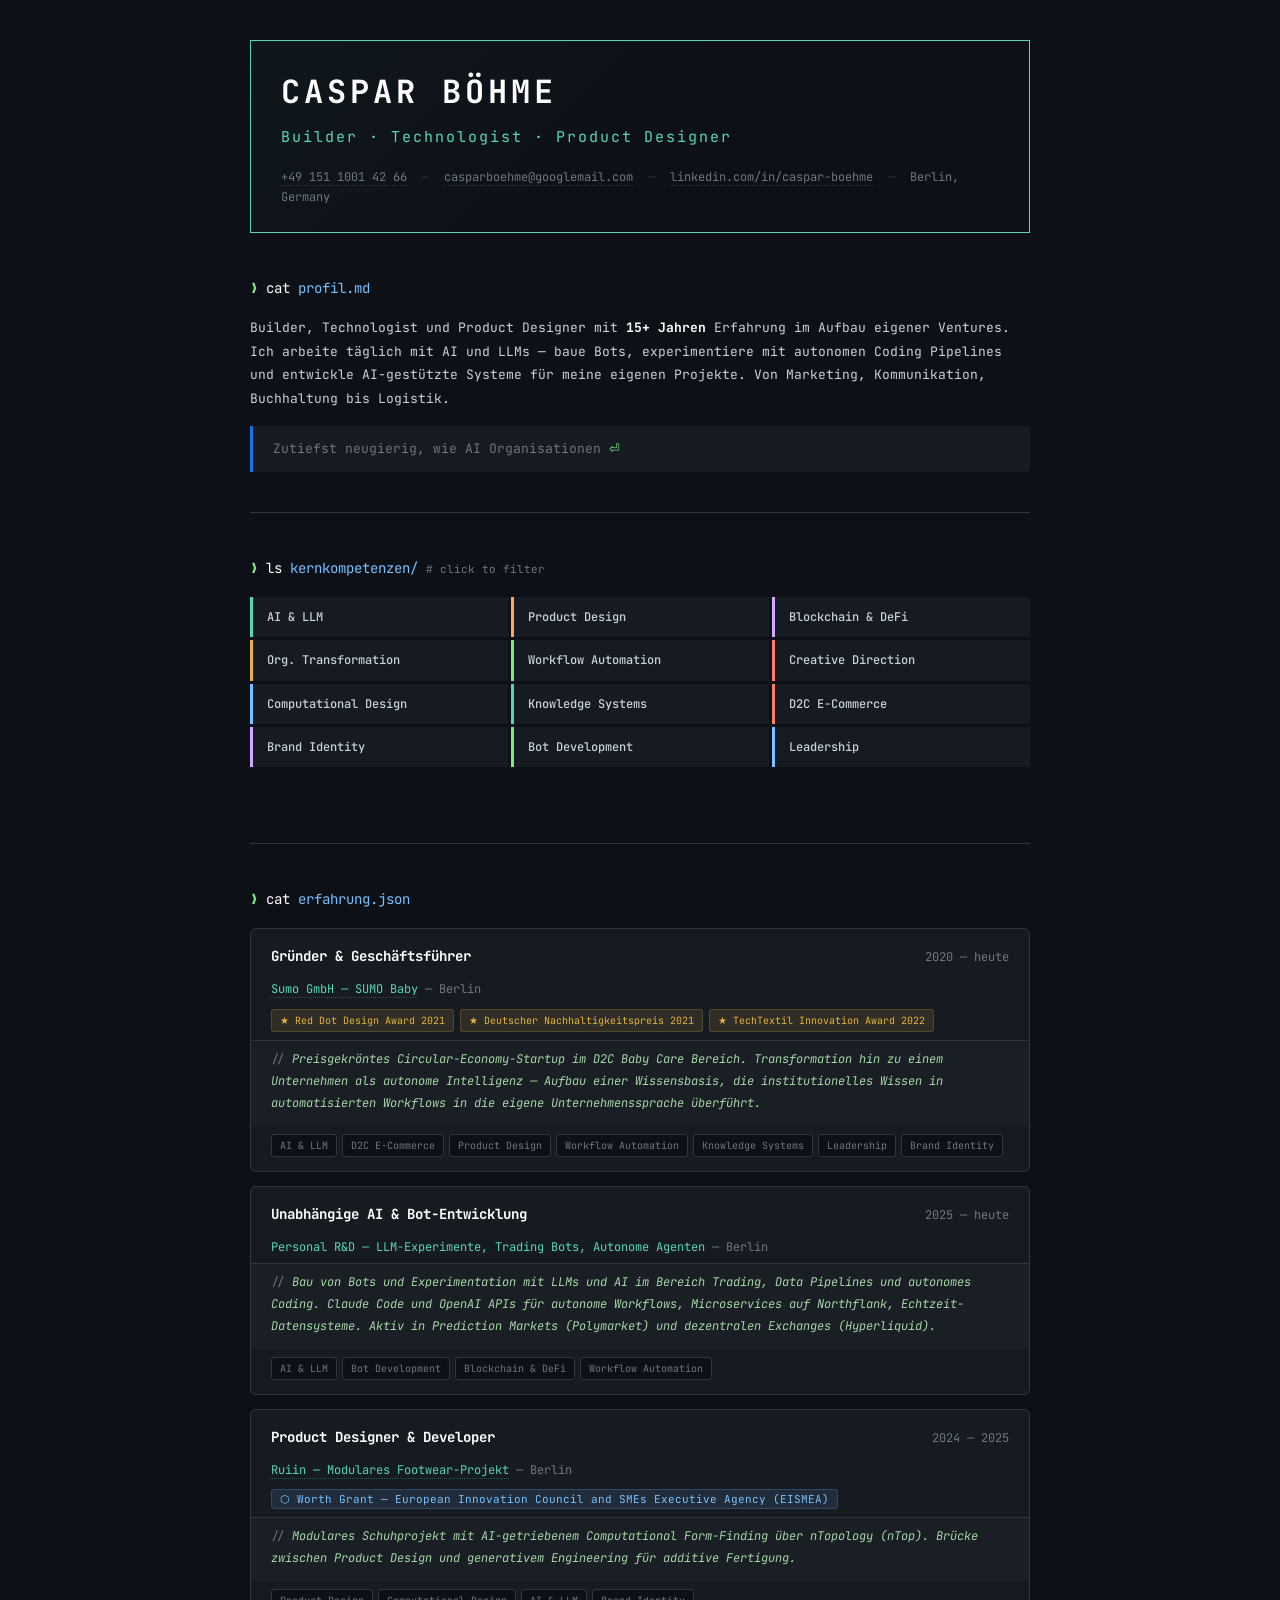
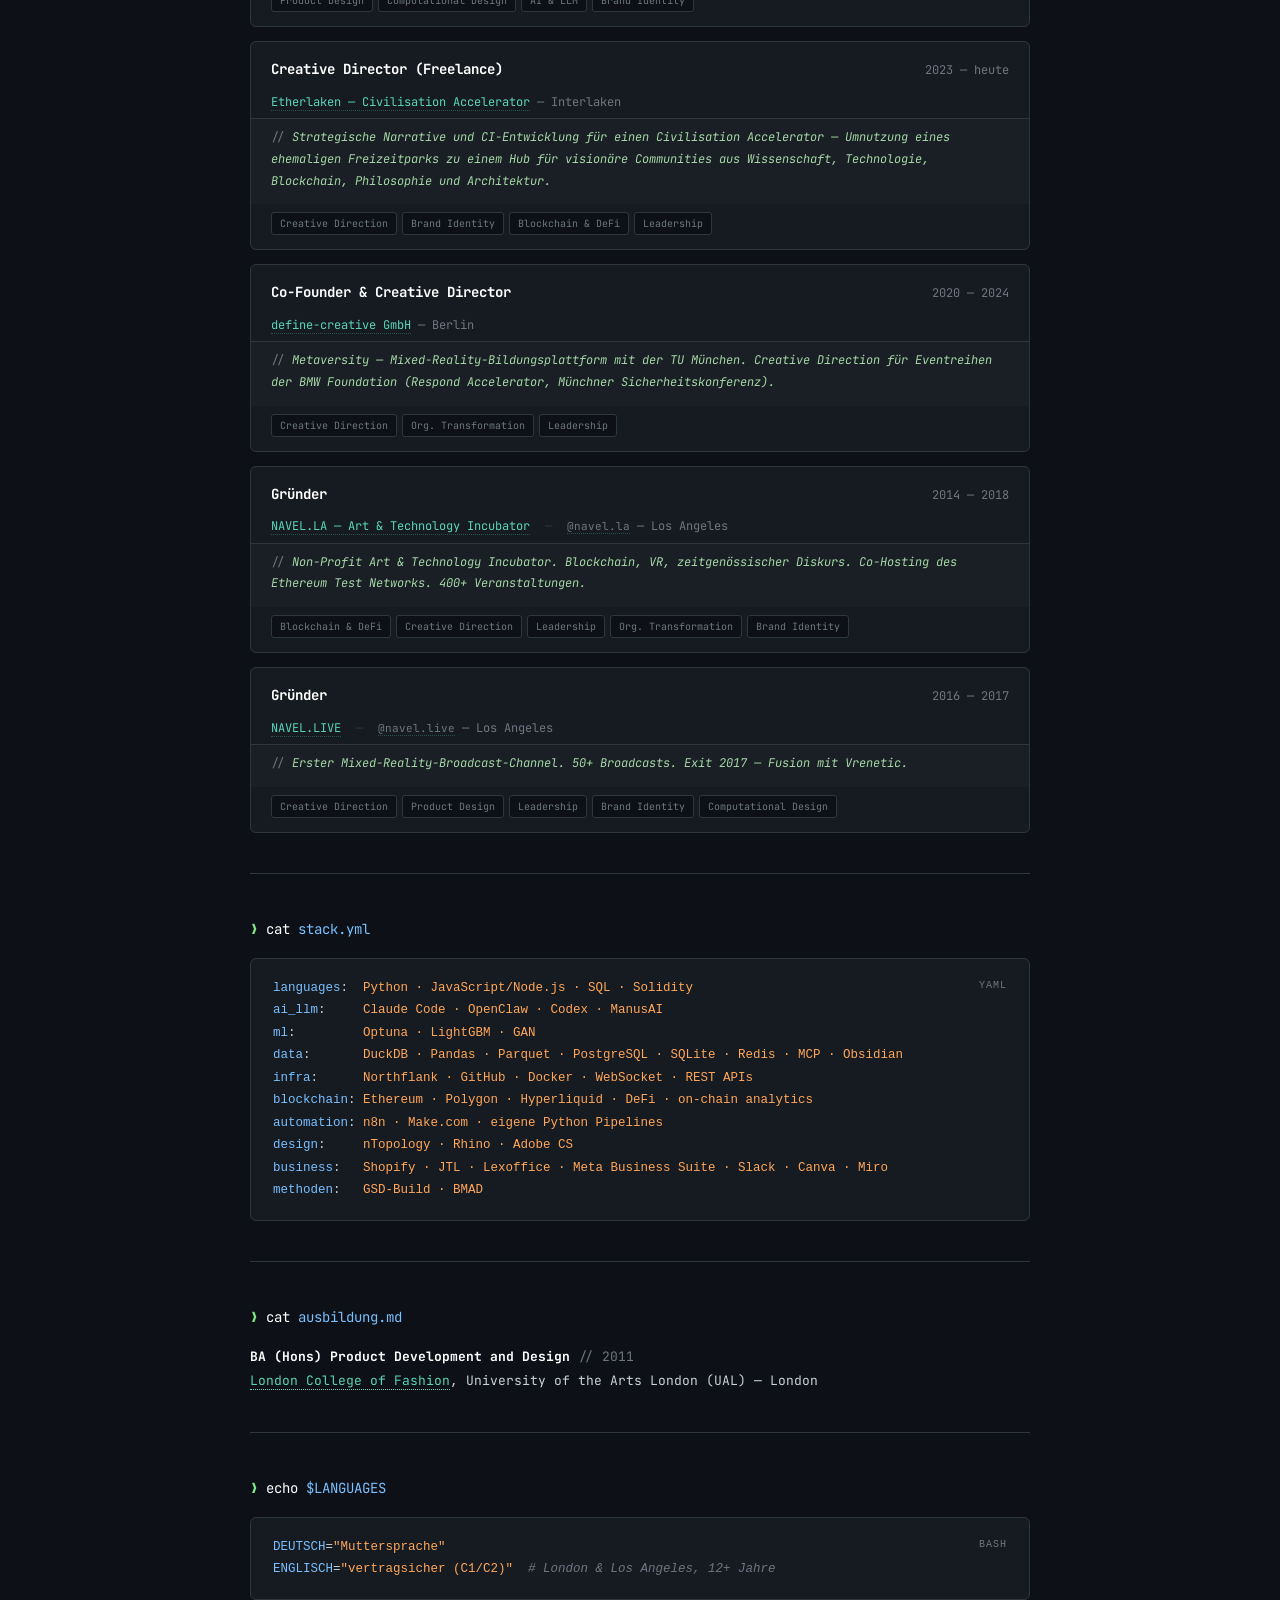
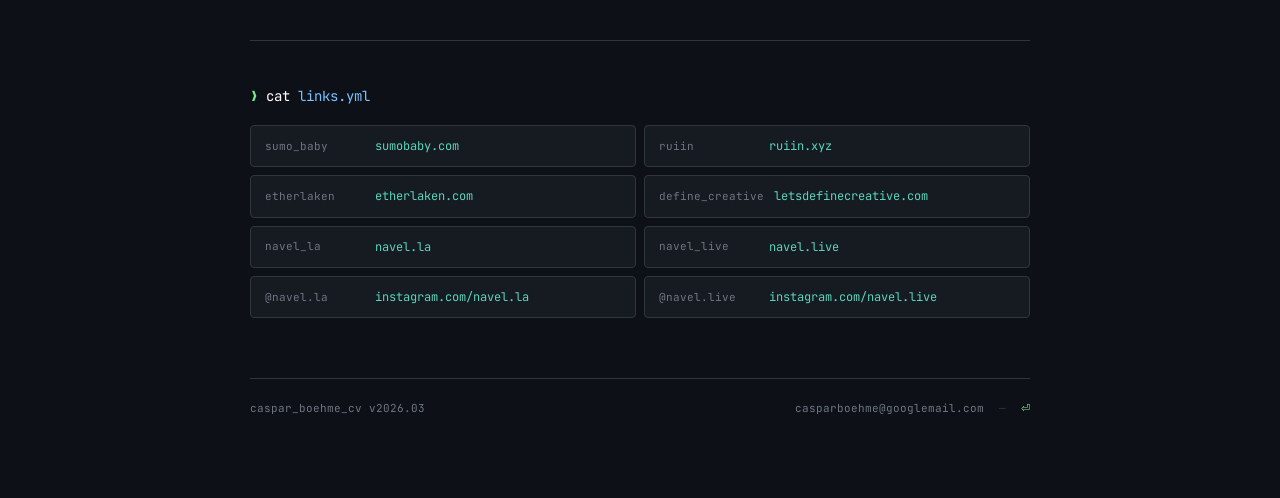
<file: public/cv.html>
<!DOCTYPE html>
<html lang="de">
<head>
<meta charset="UTF-8">
<meta name="viewport" content="width=device-width, initial-scale=1.0">
<title>Caspar Böhme — Builder · Technologist · Product Designer</title>
<meta name="description" content="Builder, Technologist und Product Designer mit 15+ Jahren Erfahrung. AI, Blockchain, Product Design, Creative Direction.">
<meta name="author" content="Caspar Böhme">
<link rel="canonical" href="https://casparboehme.com/cv">

<!-- Open Graph -->
<meta property="og:title" content="Caspar Böhme — Builder · Technologist · Product Designer">
<meta property="og:description" content="Builder, Technologist und Product Designer mit 15+ Jahren Erfahrung. AI, Blockchain, Product Design, Creative Direction.">
<meta property="og:url" content="https://casparboehme.com/cv">
<meta property="og:type" content="profile">
<meta property="og:locale" content="de_DE">

<!-- Twitter -->
<meta name="twitter:card" content="summary">
<meta name="twitter:title" content="Caspar Böhme — Builder · Technologist · Product Designer">
<meta name="twitter:description" content="15+ Jahre Ventures. AI, Blockchain, Product Design.">

<!-- Favicon (inline SVG as data URI — no extra file needed) -->
<link rel="icon" href="data:image/svg+xml,<svg xmlns='http://www.w3.org/2000/svg' viewBox='0 0 32 32'><rect width='32' height='32' rx='4' fill='%230d1117'/><text x='6' y='24' font-family='monospace' font-size='24' font-weight='bold' fill='%2358d5ba'>C</text></svg>">

<!-- Theme color for mobile browsers -->
<meta name="theme-color" content="#0d1117">
<style>
  @import url('https://fonts.googleapis.com/css2?family=JetBrains+Mono:wght@300;400;500;700&display=swap');

  * { margin: 0; padding: 0; box-sizing: border-box; }

  :root {
    --bg: #0d1117;
    --bg2: #161b22;
    --bg3: #1c2128;
    --border: #30363d;
    --text: #c9d1d9;
    --dim: #6e7681;
    --cyan: #58d5ba;
    --blue: #79c0ff;
    --purple: #d2a8ff;
    --orange: #ffa657;
    --yellow: #e3b341;
    --green: #7ee787;
    --red: #ff7b72;
    --pink: #f78166;
    --accent: #1f6feb;
    --desc: #a5d6a7;
  }

  body {
    background: var(--bg);
    color: var(--text);
    font-family: 'JetBrains Mono', 'Consolas', monospace;
    font-size: 13px;
    line-height: 1.7;
  }

  .container {
    max-width: 880px;
    margin: 0 auto;
    padding: 40px 50px 80px;
  }

  /* HEADER */
  .header-box {
    border: 1px solid var(--cyan);
    padding: 24px 30px;
    margin-bottom: 40px;
    position: relative;
    background: linear-gradient(135deg, rgba(88,213,186,0.03) 0%, transparent 50%);
  }
  .header-name {
    font-size: 32px;
    font-weight: 700;
    color: #fff;
    letter-spacing: 4px;
    margin-bottom: 6px;
  }
  .header-role {
    color: var(--cyan);
    font-size: 15px;
    letter-spacing: 2px;
    margin-bottom: 16px;
  }
  .header-contact { color: var(--dim); font-size: 12px; }
  .header-contact a {
    color: var(--dim);
    text-decoration: none;
    border-bottom: 1px dotted var(--border);
    transition: all 0.2s;
  }
  .header-contact a:hover { color: var(--cyan); border-color: var(--cyan); }
  .sep { color: #30363d; margin: 0 8px; }

  /* SECTIONS */
  .section { margin-top: 44px; }
  .cmd { font-size: 14px; margin-bottom: 16px; color: var(--dim); }
  .cmd .prompt { color: var(--green); }
  .cmd .path { color: var(--blue); }
  .cmd .command { color: #fff; }
  hr { border: none; border-top: 1px solid var(--border); margin: 40px 0; }

  /* PROSE */
  .prose { color: var(--text); line-height: 1.8; margin: 10px 0; }
  .prose strong { color: #fff; }
  .prose a { color: var(--cyan); text-decoration: none; border-bottom: 1px dotted var(--cyan); }
  .prose a:hover { border-bottom-style: solid; }
  blockquote {
    border-left: 3px solid var(--accent);
    padding: 12px 20px;
    margin: 16px 0;
    color: var(--dim);
    background: var(--bg2);
    border-radius: 0 4px 4px 0;
  }

  /* COMPETENCY GRID */
  .comp-grid {
    display: grid;
    grid-template-columns: 1fr 1fr 1fr;
    gap: 3px;
    margin: 12px 0;
  }
  .comp-item {
    background: var(--bg2);
    border-left: 3px solid var(--cyan);
    padding: 10px 14px;
    font-size: 12px;
    font-weight: 500;
    color: var(--text);
    cursor: pointer;
    transition: all 0.25s;
    user-select: none;
    position: relative;
  }
  .comp-item:hover {
    background: var(--bg3);
    color: #fff;
    transform: translateX(3px);
  }
  .comp-item.active {
    background: var(--bg3);
    color: #fff;
    box-shadow: inset 0 0 0 1px var(--border);
  }
  .comp-item .count {
    position: absolute;
    right: 10px;
    top: 50%;
    transform: translateY(-50%);
    background: var(--bg);
    color: var(--dim);
    font-size: 10px;
    padding: 1px 6px;
    border-radius: 8px;
    opacity: 0;
    transition: opacity 0.2s;
  }
  .comp-item:hover .count,
  .comp-item.active .count { opacity: 1; }

  /* Color assignments */
  .comp-item:nth-child(2) { border-color: var(--orange); }
  .comp-item:nth-child(3) { border-color: var(--purple); }
  .comp-item:nth-child(4) { border-color: var(--yellow); }
  .comp-item:nth-child(5) { border-color: var(--green); }
  .comp-item:nth-child(6) { border-color: var(--red); }
  .comp-item:nth-child(7) { border-color: var(--blue); }
  .comp-item:nth-child(8) { border-color: var(--cyan); }
  .comp-item:nth-child(9) { border-color: var(--pink); }
  .comp-item:nth-child(10) { border-color: var(--purple); }
  .comp-item:nth-child(11) { border-color: var(--green); }
  .comp-item:nth-child(12) { border-color: var(--blue); }

  /* FILTER HINT */
  .filter-bar {
    display: flex;
    justify-content: space-between;
    align-items: center;
    margin-top: 10px;
    font-size: 11px;
    color: var(--dim);
    min-height: 24px;
  }
  .filter-label { color: var(--yellow); }
  .filter-reset {
    color: var(--dim);
    cursor: pointer;
    border-bottom: 1px dotted var(--dim);
    transition: all 0.2s;
    display: none;
  }
  .filter-reset:hover { color: var(--cyan); border-color: var(--cyan); }
  .filter-reset.visible { display: inline; }

  /* EXPERIENCE CARDS */
  .exp-card {
    background: var(--bg2);
    border: 1px solid var(--border);
    border-radius: 6px;
    margin: 14px 0;
    overflow: hidden;
    transition: all 0.35s;
  }
  .exp-card.dimmed {
    opacity: 0.15;
    transform: scale(0.98);
    filter: grayscale(0.5);
  }
  .exp-card.highlighted {
    box-shadow: 0 0 20px rgba(88,213,186,0.08);
  }
  .exp-header {
    padding: 16px 20px 10px;
    display: flex;
    justify-content: space-between;
    align-items: baseline;
  }
  .exp-rolle {
    font-size: 14px;
    font-weight: 700;
    color: #fff;
  }
  .exp-zeit {
    font-size: 12px;
    color: var(--dim);
  }
  .exp-org {
    padding: 0 20px 6px;
    font-size: 12px;
  }
  .exp-org a {
    color: var(--cyan);
    text-decoration: none;
    border-bottom: 1px dotted rgba(88,213,186,0.3);
    transition: all 0.2s;
  }
  .exp-org a:hover { border-bottom-color: var(--cyan); }
  .exp-org .loc { color: var(--dim); }
  .exp-awards {
    padding: 4px 20px 8px;
    display: flex;
    flex-wrap: wrap;
    gap: 6px;
  }
  .award-tag {
    background: rgba(227,179,65,0.12);
    color: var(--yellow);
    font-size: 10px;
    padding: 2px 8px;
    border-radius: 3px;
    border: 1px solid rgba(227,179,65,0.2);
  }
  .exp-desc {
    padding: 8px 20px 12px;
    font-size: 12px;
    color: var(--desc);
    line-height: 1.8;
    font-style: italic;
    border-top: 1px solid var(--border);
    background: rgba(165,214,167,0.02);
  }
  .exp-desc::before {
    content: '// ';
    color: var(--dim);
    font-style: normal;
  }
  .exp-tags {
    padding: 8px 20px 14px;
    display: flex;
    flex-wrap: wrap;
    gap: 5px;
  }
  .exp-tag {
    font-size: 10px;
    padding: 2px 8px;
    border-radius: 3px;
    background: var(--bg);
    color: var(--dim);
    border: 1px solid var(--border);
    transition: all 0.2s;
  }
  .exp-tag.matched {
    color: var(--cyan);
    border-color: var(--cyan);
    background: rgba(88,213,186,0.08);
  }
  .exp-grant {
    padding: 4px 20px 8px;
    font-size: 11px;
  }
  .exp-grant-tag {
    background: rgba(121,192,255,0.1);
    color: var(--blue);
    padding: 2px 8px;
    border-radius: 3px;
    border: 1px solid rgba(121,192,255,0.2);
  }

  /* STACK */
  pre {
    background: var(--bg2);
    border: 1px solid var(--border);
    border-radius: 6px;
    padding: 18px 22px;
    overflow-x: auto;
    margin: 12px 0 20px;
    font-size: 12.5px;
    line-height: 1.8;
  }
  .lang-tag { float: right; color: var(--dim); font-size: 10px; text-transform: uppercase; letter-spacing: 1px; }
  .yk { color: var(--blue); }
  .yv { color: var(--orange); }
  .yl { color: var(--cyan); }
  .bv { color: var(--blue); }
  .bs { color: var(--orange); }
  .bc { color: var(--dim); font-style: italic; }

  /* LINKS */
  .links-grid {
    display: grid;
    grid-template-columns: 1fr 1fr;
    gap: 8px;
    margin: 12px 0;
  }
  .link-item {
    display: flex;
    align-items: center;
    gap: 10px;
    padding: 10px 14px;
    background: var(--bg2);
    border-radius: 4px;
    border: 1px solid var(--border);
    text-decoration: none;
    transition: all 0.2s;
  }
  .link-item:hover { border-color: var(--cyan); background: var(--bg3); }
  .link-label { color: var(--dim); font-size: 11px; min-width: 100px; }
  .link-url { color: var(--cyan); font-size: 12px; }

  /* FOOTER */
  .footer {
    margin-top: 60px;
    padding-top: 20px;
    border-top: 1px solid var(--border);
    color: var(--dim);
    font-size: 11px;
    display: flex;
    justify-content: space-between;
  }
  .cursor-blink { animation: blink 1s step-end infinite; }
  @keyframes blink { 50% { opacity: 0; } }

  @media (max-width: 700px) {
    .container { padding: 20px; }
    .comp-grid { grid-template-columns: 1fr 1fr; }
    .links-grid { grid-template-columns: 1fr; }
    .exp-header { flex-direction: column; gap: 4px; }
  }

  @media print {
    body { background: #0d1117; -webkit-print-color-adjust: exact; print-color-adjust: exact; }
    .comp-item { cursor: default; }
  }
  .tw-cursor {
    color: var(--green);
    animation: blink 1s step-end infinite;
    font-weight: 300;
  }
  .tw-cursor.done { display: none; }
</style>
</head>
<body>
<div class="container">

  <!-- HEADER -->
  <div class="header-box">
    <div class="header-name">CASPAR BÖHME</div>
    <div class="header-role">Builder · Technologist · Product Designer</div>
    <div class="header-contact">
      <a href="tel:+4915110014266">+49 151 1001 42 66</a>
      <span class="sep">—</span>
      <a href="mailto:casparboehme@googlemail.com">casparboehme@googlemail.com</a>
      <span class="sep">—</span>
      <a href="https://linkedin.com/in/caspar-boehme" target="_blank">linkedin.com/in/caspar-boehme</a>
      <span class="sep">—</span>
      Berlin, Germany
    </div>
  </div>

  <!-- PROFIL -->
  <div class="section">
    <div class="cmd"><span class="prompt">❯</span> <span class="command">cat</span> <span class="path">profil.md</span></div>
    <p class="prose">Builder, Technologist und Product Designer mit <strong>15+ Jahren</strong> Erfahrung im Aufbau eigener Ventures. Ich arbeite täglich mit AI und LLMs — baue Bots, experimentiere mit autonomen Coding Pipelines und entwickle AI-gestützte Systeme für meine eigenen Projekte. Von Marketing, Kommunikation, Buchhaltung bis Logistik.</p>
    <blockquote><span id="typewriter">Zutiefst neugierig, wie AI Organisationen transformieren kann und wie wir bessere Systeme bauen, die Menschen im Beruf befähigen, sich auf ihre Kernaufgabe konzentrieren zu können, statt t&#228;gliche Sisyphos Arbeit zu leisten.</span><span class="tw-cursor" style="display:none">⏎</span></blockquote>
  </div>

  <hr>

  <!-- KERNKOMPETENZEN -->
  <div class="section">
    <div class="cmd"><span class="prompt">❯</span> <span class="command">ls</span> <span class="path">kernkompetenzen/</span> <span style="color:var(--dim);font-size:11px">  # click to filter</span></div>
    <div class="comp-grid" id="compGrid">
      <div class="comp-item" data-comp="AI & LLM">AI & LLM<span class="count">2</span></div>
      <div class="comp-item" data-comp="Product Design">Product Design<span class="count">4</span></div>
      <div class="comp-item" data-comp="Blockchain & DeFi">Blockchain & DeFi<span class="count">4</span></div>
      <div class="comp-item" data-comp="Org. Transformation">Org. Transformation<span class="count">2</span></div>
      <div class="comp-item" data-comp="Workflow Automation">Workflow Automation<span class="count">2</span></div>
      <div class="comp-item" data-comp="Creative Direction">Creative Direction<span class="count">4</span></div>
      <div class="comp-item" data-comp="Computational Design">Computational Design<span class="count">2</span></div>
      <div class="comp-item" data-comp="Knowledge Systems">Knowledge Systems<span class="count">1</span></div>
      <div class="comp-item" data-comp="D2C E-Commerce">D2C E-Commerce<span class="count">1</span></div>
      <div class="comp-item" data-comp="Brand Identity">Brand Identity<span class="count">5</span></div>
      <div class="comp-item" data-comp="Bot Development">Bot Development<span class="count">1</span></div>
      <div class="comp-item" data-comp="Leadership">Leadership<span class="count">6</span></div>
    </div>
    <div class="filter-bar">
      <span id="filterLabel"></span>
      <span class="filter-reset" id="filterReset" onclick="resetFilter()">× clear filter</span>
    </div>
  </div>

  <hr>

  <!-- ERFAHRUNG -->
  <div class="section">
    <div class="cmd"><span class="prompt">❯</span> <span class="command">cat</span> <span class="path">erfahrung.json</span></div>
    <div id="expContainer">

      <div class="exp-card" data-tags="AI & LLM,D2C E-Commerce,Product Design,Workflow Automation,Knowledge Systems,Leadership,Brand Identity">
        <div class="exp-header"><span class="exp-rolle">Gründer & Geschäftsführer</span><span class="exp-zeit">2020 — heute</span></div>
        <div class="exp-org"><a href="https://sumobaby.com" target="_blank">Sumo GmbH — SUMO Baby</a> <span class="loc">— Berlin</span></div>
        <div class="exp-awards"><span class="award-tag">★ Red Dot Design Award 2021</span><span class="award-tag">★ Deutscher Nachhaltigkeitspreis 2021</span><span class="award-tag">★ TechTextil Innovation Award 2022</span></div>
        <div class="exp-desc">Preisgekröntes Circular-Economy-Startup im D2C Baby Care Bereich. Transformation hin zu einem Unternehmen als autonome Intelligenz — Aufbau einer Wissensbasis, die institutionelles Wissen in automatisierten Workflows in die eigene Unternehmenssprache überführt.</div>
        <div class="exp-tags"><span class="exp-tag" data-tag="AI & LLM">AI & LLM</span><span class="exp-tag" data-tag="D2C E-Commerce">D2C E-Commerce</span><span class="exp-tag" data-tag="Product Design">Product Design</span><span class="exp-tag" data-tag="Workflow Automation">Workflow Automation</span><span class="exp-tag" data-tag="Knowledge Systems">Knowledge Systems</span><span class="exp-tag" data-tag="Leadership">Leadership</span><span class="exp-tag" data-tag="Brand Identity">Brand Identity</span></div>
      </div>

      <div class="exp-card" data-tags="AI & LLM,Bot Development,Blockchain & DeFi,Workflow Automation">
        <div class="exp-header"><span class="exp-rolle">Unabhängige AI & Bot-Entwicklung</span><span class="exp-zeit">2025 — heute</span></div>
        <div class="exp-org"><span style="color:var(--cyan)">Personal R&D — LLM-Experimente, Trading Bots, Autonome Agenten</span> <span class="loc">— Berlin</span></div>
        <div class="exp-desc">Bau von Bots und Experimentation mit LLMs und AI im Bereich Trading, Data Pipelines und autonomes Coding. Claude Code und OpenAI APIs für autonome Workflows, Microservices auf Northflank, Echtzeit-Datensysteme. Aktiv in Prediction Markets (Polymarket) und dezentralen Exchanges (Hyperliquid).</div>
        <div class="exp-tags"><span class="exp-tag" data-tag="AI & LLM">AI & LLM</span><span class="exp-tag" data-tag="Bot Development">Bot Development</span><span class="exp-tag" data-tag="Blockchain & DeFi">Blockchain & DeFi</span><span class="exp-tag" data-tag="Workflow Automation">Workflow Automation</span></div>
      </div>

      <div class="exp-card" data-tags="Product Design,Computational Design,AI & LLM,Brand Identity">
        <div class="exp-header"><span class="exp-rolle">Product Designer & Developer</span><span class="exp-zeit">2024 — 2025</span></div>
        <div class="exp-org"><a href="https://www.ruiin.xyz" target="_blank">Ruiin — Modulares Footwear-Projekt</a> <span class="loc">— Berlin</span></div>
        <div class="exp-grant"><span class="exp-grant-tag">⬡ Worth Grant — European Innovation Council and SMEs Executive Agency (EISMEA)</span></div>
        <div class="exp-desc">Modulares Schuhprojekt mit AI-getriebenem Computational Form-Finding über nTopology (nTop). Brücke zwischen Product Design und generativem Engineering für additive Fertigung.</div>
        <div class="exp-tags"><span class="exp-tag" data-tag="Product Design">Product Design</span><span class="exp-tag" data-tag="Computational Design">Computational Design</span><span class="exp-tag" data-tag="AI & LLM">AI & LLM</span><span class="exp-tag" data-tag="Brand Identity">Brand Identity</span></div>
      </div>

      <div class="exp-card" data-tags="Creative Direction,Brand Identity,Blockchain & DeFi,Leadership">
        <div class="exp-header"><span class="exp-rolle">Creative Director (Freelance)</span><span class="exp-zeit">2023 — heute</span></div>
        <div class="exp-org"><a href="https://etherlaken.com" target="_blank">Etherlaken — Civilisation Accelerator</a> <span class="loc">— Interlaken</span></div>
        <div class="exp-desc">Strategische Narrative und CI-Entwicklung für einen Civilisation Accelerator — Umnutzung eines ehemaligen Freizeitparks zu einem Hub für visionäre Communities aus Wissenschaft, Technologie, Blockchain, Philosophie und Architektur.</div>
        <div class="exp-tags"><span class="exp-tag" data-tag="Creative Direction">Creative Direction</span><span class="exp-tag" data-tag="Brand Identity">Brand Identity</span><span class="exp-tag" data-tag="Blockchain & DeFi">Blockchain & DeFi</span><span class="exp-tag" data-tag="Leadership">Leadership</span></div>
      </div>

      <div class="exp-card" data-tags="Creative Direction,Org. Transformation,Leadership">
        <div class="exp-header"><span class="exp-rolle">Co-Founder & Creative Director</span><span class="exp-zeit">2020 — 2024</span></div>
        <div class="exp-org"><a href="https://letsdefinecreative.com" target="_blank">define-creative GmbH</a> <span class="loc">— Berlin</span></div>
        <div class="exp-desc">Metaversity — Mixed-Reality-Bildungsplattform mit der TU München. Creative Direction für Eventreihen der BMW Foundation (Respond Accelerator, Münchner Sicherheitskonferenz).</div>
        <div class="exp-tags"><span class="exp-tag" data-tag="Creative Direction">Creative Direction</span><span class="exp-tag" data-tag="Org. Transformation">Org. Transformation</span><span class="exp-tag" data-tag="Leadership">Leadership</span></div>
      </div>

      <div class="exp-card" data-tags="Blockchain & DeFi,Creative Direction,Leadership,Org. Transformation,Brand Identity">
        <div class="exp-header"><span class="exp-rolle">Gründer</span><span class="exp-zeit">2014 — 2018</span></div>
        <div class="exp-org"><a href="https://navel.la" target="_blank">NAVEL.LA — Art & Technology Incubator</a> <span class="sep">—</span> <a href="https://instagram.com/navel.la" target="_blank" style="color:var(--dim);font-size:11px">@navel.la</a> <span class="loc">— Los Angeles</span></div>
        <div class="exp-desc">Non-Profit Art & Technology Incubator. Blockchain, VR, zeitgenössischer Diskurs. Co-Hosting des Ethereum Test Networks. 400+ Veranstaltungen.</div>
        <div class="exp-tags"><span class="exp-tag" data-tag="Blockchain & DeFi">Blockchain & DeFi</span><span class="exp-tag" data-tag="Creative Direction">Creative Direction</span><span class="exp-tag" data-tag="Leadership">Leadership</span><span class="exp-tag" data-tag="Org. Transformation">Org. Transformation</span><span class="exp-tag" data-tag="Brand Identity">Brand Identity</span></div>
      </div>

      <div class="exp-card" data-tags="Creative Direction,Product Design,Leadership,Brand Identity,Computational Design">
        <div class="exp-header"><span class="exp-rolle">Gründer</span><span class="exp-zeit">2016 — 2017</span></div>
        <div class="exp-org"><a href="https://navel.live" target="_blank">NAVEL.LIVE</a> <span class="sep">—</span> <a href="https://instagram.com/navel.live" target="_blank" style="color:var(--dim);font-size:11px">@navel.live</a> <span class="loc">— Los Angeles</span></div>
        <div class="exp-desc">Erster Mixed-Reality-Broadcast-Channel. 50+ Broadcasts. Exit 2017 — Fusion mit Vrenetic.</div>
        <div class="exp-tags"><span class="exp-tag" data-tag="Creative Direction">Creative Direction</span><span class="exp-tag" data-tag="Product Design">Product Design</span><span class="exp-tag" data-tag="Leadership">Leadership</span><span class="exp-tag" data-tag="Brand Identity">Brand Identity</span><span class="exp-tag" data-tag="Computational Design">Computational Design</span></div>
      </div>

    </div>
  </div>

  <hr>

  <!-- STACK -->
  <div class="section">
    <div class="cmd"><span class="prompt">❯</span> <span class="command">cat</span> <span class="path">stack.yml</span></div>
    <pre><span class="lang-tag">yaml</span><span class="yk">languages</span>:  <span class="yv">Python · JavaScript/Node.js · SQL · Solidity</span>
<span class="yk">ai_llm</span>:     <span class="yv">Claude Code · OpenClaw · Codex · ManusAI</span>
<span class="yk">ml</span>:         <span class="yv">Optuna · LightGBM · GAN</span>
<span class="yk">data</span>:       <span class="yv">DuckDB · Pandas · Parquet · PostgreSQL · SQLite · Redis · MCP · Obsidian</span>
<span class="yk">infra</span>:      <span class="yv">Northflank · GitHub · Docker · WebSocket · REST APIs</span>
<span class="yk">blockchain</span>: <span class="yv">Ethereum · Polygon · Hyperliquid · DeFi · on-chain analytics</span>
<span class="yk">automation</span>: <span class="yv">n8n · Make.com · eigene Python Pipelines</span>
<span class="yk">design</span>:     <span class="yv">nTopology · Rhino · Adobe CS</span>
<span class="yk">business</span>:   <span class="yv">Shopify · JTL · Lexoffice · Meta Business Suite · Slack · Canva · Miro</span>
<span class="yk">methoden</span>:   <span class="yv">GSD-Build · BMAD</span></pre>
  </div>

  <hr>

  <!-- AUSBILDUNG -->
  <div class="section">
    <div class="cmd"><span class="prompt">❯</span> <span class="command">cat</span> <span class="path">ausbildung.md</span></div>
    <p class="prose"><strong>BA (Hons) Product Development and Design</strong> <span style="color:var(--dim)">// 2011</span><br>
    <a href="https://www.arts.ac.uk/colleges/london-college-of-fashion/">London College of Fashion</a>, University of the Arts London (UAL) — London</p>
  </div>

  <hr>

  <!-- SPRACHEN -->
  <div class="section">
    <div class="cmd"><span class="prompt">❯</span> <span class="command">echo</span> <span class="path">$LANGUAGES</span></div>
    <pre><span class="lang-tag">bash</span><span class="bv">DEUTSCH</span>=<span class="bs">"Muttersprache"</span>
<span class="bv">ENGLISCH</span>=<span class="bs">"vertragsicher (C1/C2)"</span>  <span class="bc"># London & Los Angeles, 12+ Jahre</span></pre>
  </div>

  <hr>

  <!-- LINKS -->
  <div class="section">
    <div class="cmd"><span class="prompt">❯</span> <span class="command">cat</span> <span class="path">links.yml</span></div>
    <div class="links-grid">
      <a class="link-item" href="https://sumobaby.com" target="_blank"><span class="link-label">sumo_baby</span><span class="link-url">sumobaby.com</span></a>
      <a class="link-item" href="https://www.ruiin.xyz" target="_blank"><span class="link-label">ruiin</span><span class="link-url">ruiin.xyz</span></a>
      <a class="link-item" href="https://etherlaken.com" target="_blank"><span class="link-label">etherlaken</span><span class="link-url">etherlaken.com</span></a>
      <a class="link-item" href="https://letsdefinecreative.com" target="_blank"><span class="link-label">define_creative</span><span class="link-url">letsdefinecreative.com</span></a>
      <a class="link-item" href="https://navel.la" target="_blank"><span class="link-label">navel_la</span><span class="link-url">navel.la</span></a>
      <a class="link-item" href="https://navel.live" target="_blank"><span class="link-label">navel_live</span><span class="link-url">navel.live</span></a>
      <a class="link-item" href="https://instagram.com/navel.la" target="_blank"><span class="link-label">@navel.la</span><span class="link-url">instagram.com/navel.la</span></a>
      <a class="link-item" href="https://instagram.com/navel.live" target="_blank"><span class="link-label">@navel.live</span><span class="link-url">instagram.com/navel.live</span></a>
    </div>
  </div>

  <!-- FOOTER -->
  <div class="footer">
    <span>caspar_boehme_cv <span style="color:var(--dim)">v2026.03</span></span>
    <span>
      <a href="mailto:casparboehme@googlemail.com" style="color:var(--dim);text-decoration:none">casparboehme@googlemail.com</a>
      <span class="sep">—</span>
      <span class="cursor-blink" style="color:var(--green)">⏎</span>
    </span>
  </div>

</div>

<script>
let activeFilter = null;

document.querySelectorAll('.comp-item').forEach(el => {
  el.onclick = () => toggleFilter(el.dataset.comp, el);
});

function toggleFilter(comp, el) {
  if (activeFilter === comp) { resetFilter(); return; }
  activeFilter = comp;

  const compColor = getComputedStyle(el).borderLeftColor;

  document.querySelectorAll('.comp-item').forEach(c => c.classList.remove('active'));
  el.classList.add('active');

  let matchCount = 0;
  document.querySelectorAll('.exp-card').forEach(card => {
    const cardTags = (card.dataset.tags || '').split(',');
    const matches = cardTags.includes(comp);

    card.classList.toggle('dimmed', !matches);
    card.classList.toggle('highlighted', matches);

    if (matches) {
      card.style.borderColor = compColor;
      card.style.boxShadow = `0 0 20px ${compColor}22, inset 0 0 0 1px ${compColor}44`;
    } else {
      card.style.borderColor = '';
      card.style.boxShadow = '';
    }

    card.querySelectorAll('.exp-tag').forEach(tag => {
      const isMatch = tag.dataset.tag === comp;
      tag.classList.toggle('matched', isMatch);
      if (isMatch) {
        tag.style.color = compColor;
        tag.style.borderColor = compColor;
        tag.style.background = compColor.replace('rgb', 'rgba').replace(')', ', 0.1)');
      } else {
        tag.style.color = '';
        tag.style.borderColor = '';
        tag.style.background = '';
      }
    });

    if (matches) matchCount++;
  });

  document.getElementById('filterLabel').innerHTML =
    `<span class="filter-label">filter:</span> <span style="color:${compColor}">${comp}</span> <span style="color:var(--dim)">(${matchCount} ${matchCount === 1 ? 'Projekt' : 'Projekte'})</span>`;
  document.getElementById('filterReset').classList.add('visible');
  document.getElementById('expContainer').scrollIntoView({ behavior: 'smooth', block: 'nearest' });
}

function resetFilter() {
  activeFilter = null;
  document.querySelectorAll('.comp-item').forEach(c => c.classList.remove('active'));
  document.querySelectorAll('.exp-card').forEach(c => {
    c.classList.remove('dimmed', 'highlighted');
    c.style.borderColor = '';
    c.style.boxShadow = '';
    c.querySelectorAll('.exp-tag').forEach(t => {
      t.classList.remove('matched');
      t.style.color = '';
      t.style.borderColor = '';
      t.style.background = '';
    });
  });
  document.getElementById('filterLabel').innerHTML = '';
  document.getElementById('filterReset').classList.remove('visible');
}

// Typewriter
const twEl = document.getElementById('typewriter');
const twCursor = document.querySelector('.tw-cursor');
const twText = twEl.textContent;
let twStarted = false;

function typeWriter(text, el, i = 0) {
  if (i < text.length) {
    el.textContent += text.charAt(i);
    const delay = text.charAt(i) === ',' ? 120 : text.charAt(i) === '—' ? 150 : text.charAt(i) === '.' ? 200 : 25 + Math.random() * 25;
    setTimeout(() => typeWriter(text, el, i + 1), delay);
  } else {
    setTimeout(() => twCursor.style.display = 'none', 2000);
  }
}

const twObserver = new IntersectionObserver((entries) => {
  entries.forEach(entry => {
    if (entry.isIntersecting && !twStarted) {
      twStarted = true;
      twEl.textContent = '';
      twCursor.style.display = '';
      setTimeout(() => typeWriter(twText, twEl), 400);
    }
  });
}, { threshold: 0.5 });

twObserver.observe(twEl.parentElement);
</script>
</body>
</html>
</file>
<file: public/noto-quest/assets/fonts/fonts.css>
@font-face {
  font-family: 'EB Garamond';
  font-style: normal;
  font-weight: 400;
  font-display: swap;
  src: url(type-0.ttf) format('truetype');
}
@font-face {
  font-family: 'EB Garamond';
  font-style: normal;
  font-weight: 500;
  font-display: swap;
  src: url(type-1.ttf) format('truetype');
}
@font-face {
  font-family: 'Space Grotesk';
  font-style: normal;
  font-weight: 400;
  font-display: swap;
  src: url(type-2.ttf) format('truetype');
}
@font-face {
  font-family: 'Space Grotesk';
  font-style: normal;
  font-weight: 500;
  font-display: swap;
  src: url(type-3.ttf) format('truetype');
}
@font-face {
  font-family: 'Space Mono';
  font-style: normal;
  font-weight: 400;
  font-display: swap;
  src: url(type-4.ttf) format('truetype');
}
</file>
<file: public/noto-quest/os-study.css>
.pile-photo{position:absolute;z-index:1;left:50%;top:50%;transform:translate(-50%,-50%);width:min(43vw,73.5svh);height:auto;pointer-events:none;user-select:none}
.explored .pile-photo{display:none}
#reader .flow-text{font-size:clamp(23px,2.1vw,31px);line-height:1.37;letter-spacing:-.018em;max-width:35ch}
#reader .reading-object figcaption{font-weight:400;font-size:clamp(25px,2.4vw,36px);letter-spacing:-.045em;color:#f6f5f0;line-height:1.1}
#reader .reading-context{display:none}
.reading-detail{width:min(100%,265px);max-height:255px;height:auto;object-fit:contain;transform-origin:top left}
.reader.os-detail .reading-object{display:flex;flex-direction:column;align-items:center;gap:17px}
.reader.os-detail .reading-object canvas{display:none}
.reader.os-detail .reading-object figcaption{margin:0}
.reader{grid-template-columns:minmax(190px,270px) minmax(0,530px);gap:clamp(40px,7vw,105px)}
@media(max-width:799px){
  .pile-photo{width:min(82vw,73.5svh)}
  #reader{padding:clamp(40px,10svh,90px) clamp(25px,8vw,52px) 100px;gap:16px}
  #reader .reading-object,#reader.os-detail .reading-object{flex-direction:column;align-items:flex-start;gap:19px}
  #reader .reading-object canvas{width:106px;height:80px}
  #reader .reading-object figcaption{font-size:30px}
  #reader .flow-text{font-size:22px;line-height:1.38;max-width:33ch}
  .reading-detail{width:auto;max-width:72vw;max-height:clamp(110px,18svh,168px)}
}

.pebble-link{display:block;width:fit-content;max-width:100%;border-radius:6px}
.pebble-link .reading-detail{display:block;max-width:100%}
.reader:not(.os-detail) .pebble-link{width:100%}
@media(max-width:799px){.pebble-link .reading-detail{max-width:72vw}}
</file>
